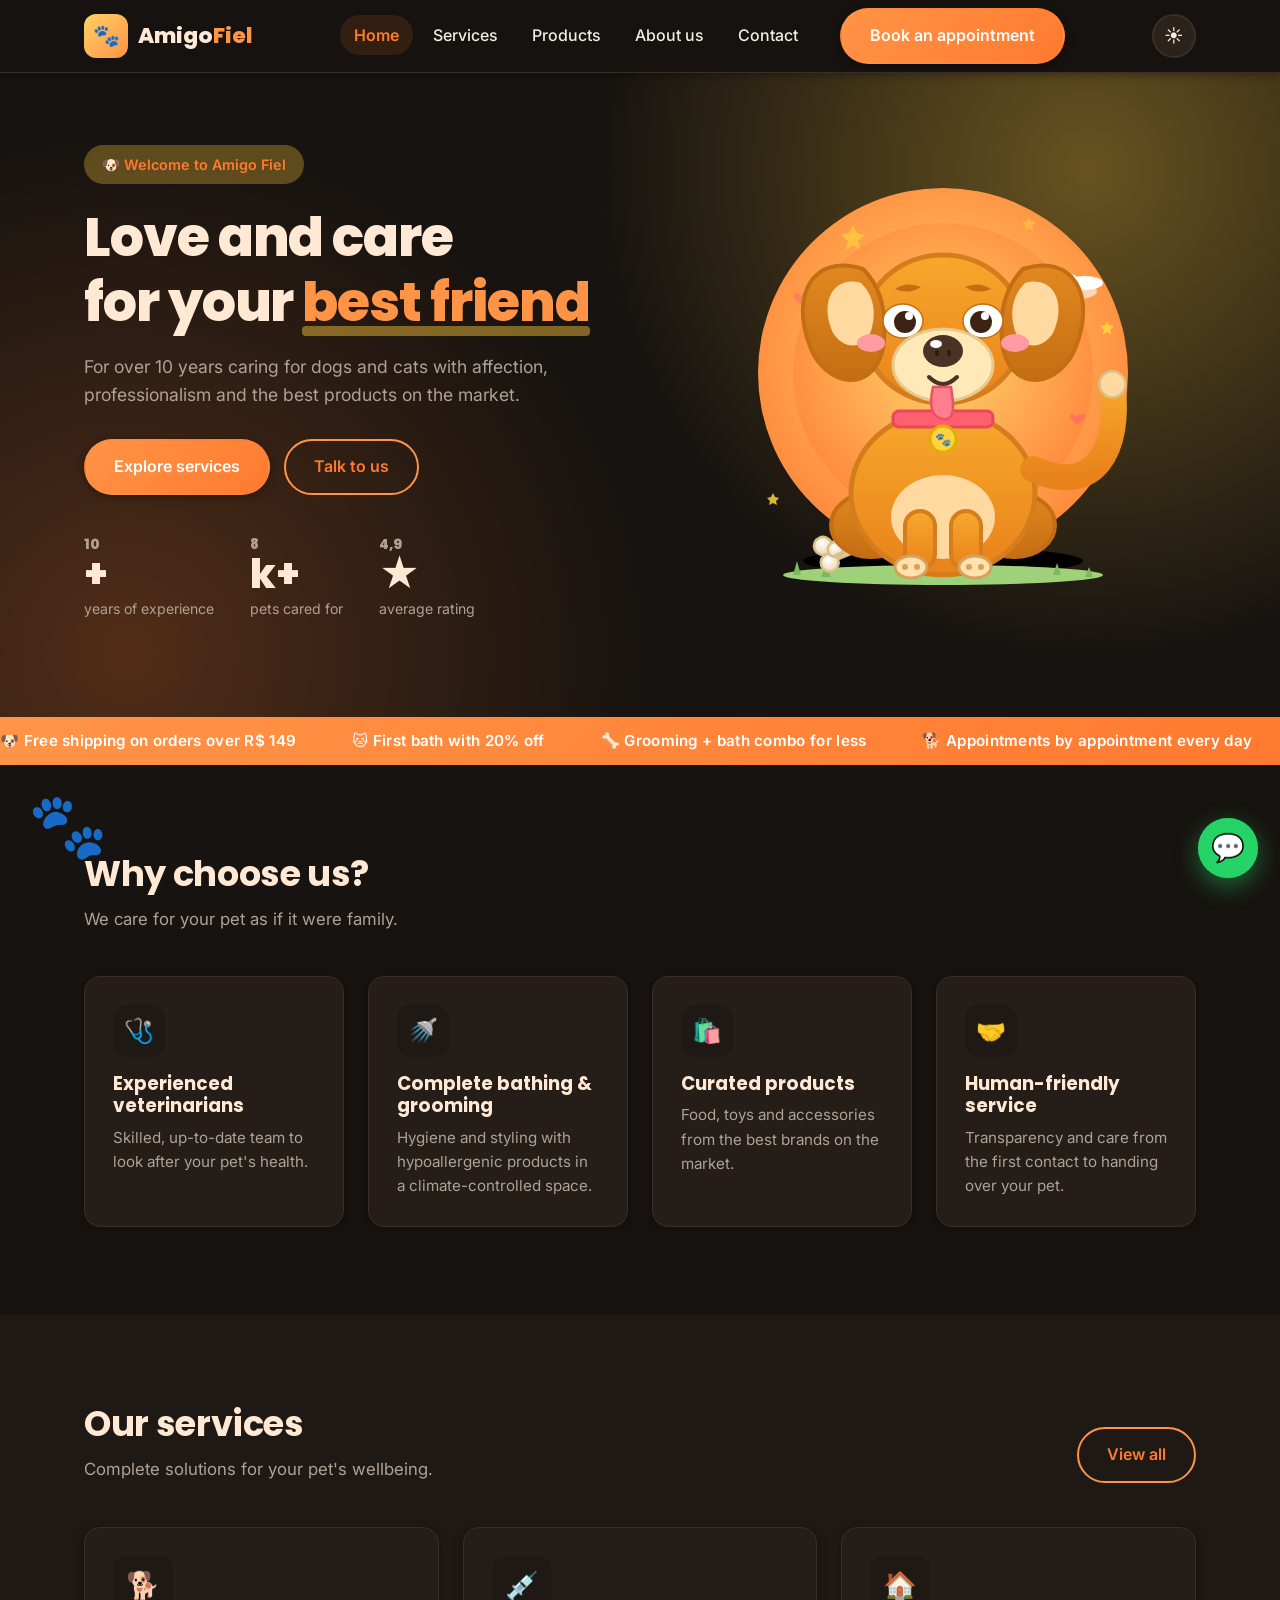
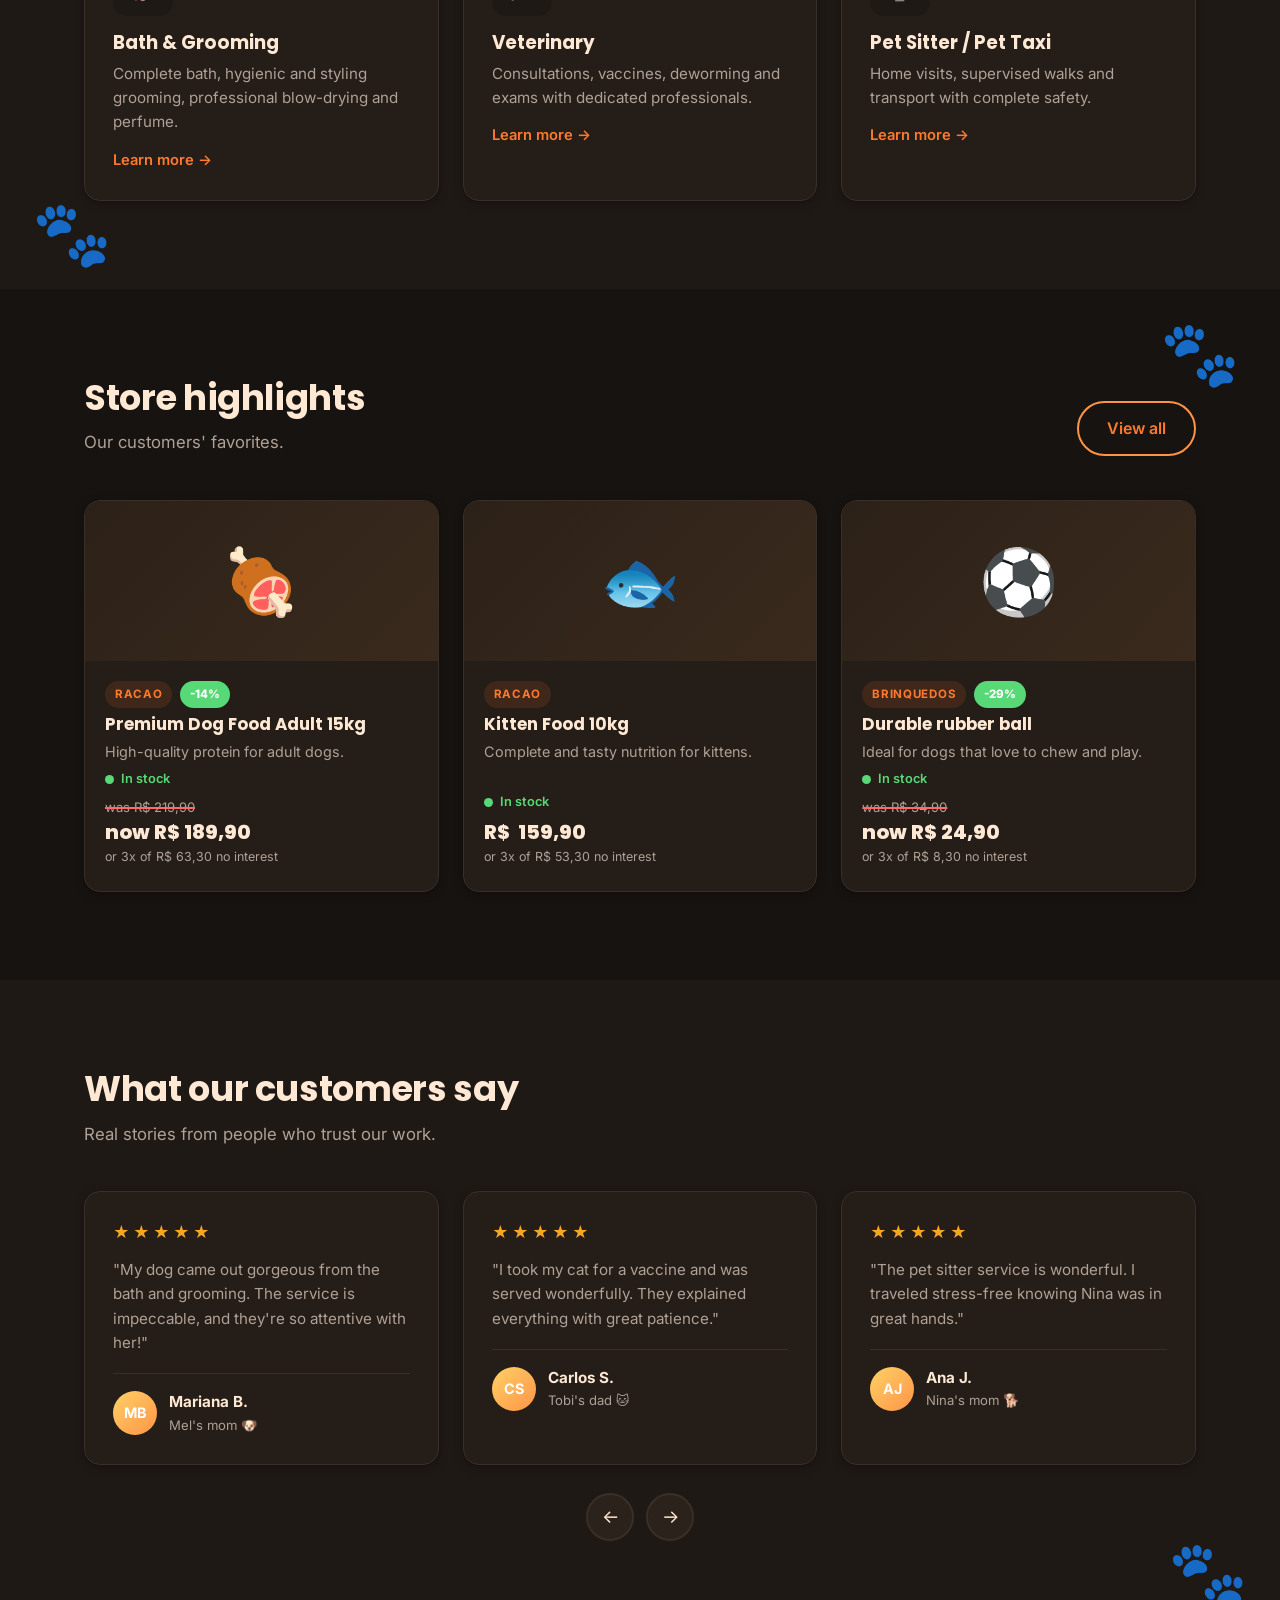
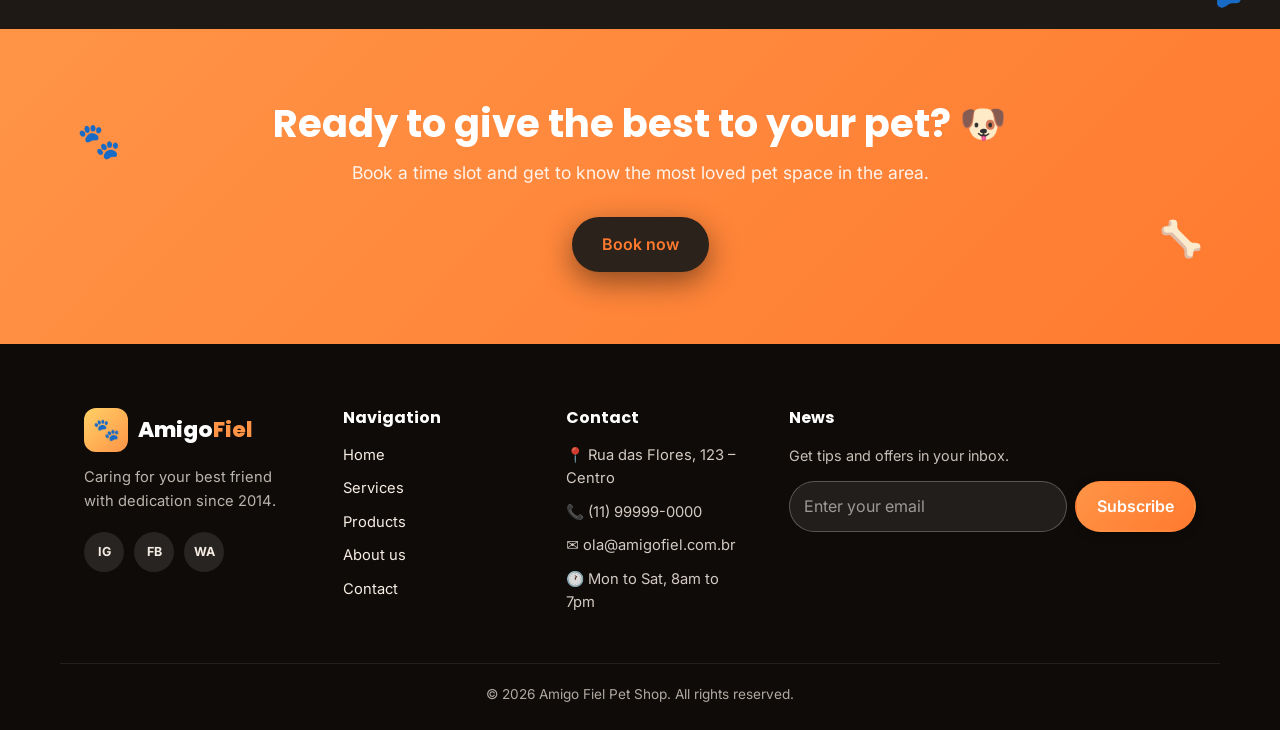
<file: index.html>
﻿<!DOCTYPE html>
<html lang="en">
<head>
  <meta charset="UTF-8">
  <meta name="viewport" content="width=device-width, initial-scale=1.0">
  <meta name="description" content="Amigo Fiel Pet Shop - Everything for your pet: grooming, veterinary care, products and more.">
  <title>Amigo Fiel Pet Shop | Complete care for your pet</title>
  <link rel="icon" href="data:image/svg+xml,<svg xmlns='http://www.w3.org/2000/svg' viewBox='0 0 100 100'><text y='.9em' font-size='90'>🐾</text></svg>">
  <link rel="preconnect" href="https://fonts.googleapis.com">
  <link rel="preconnect" href="https://fonts.gstatic.com" crossorigin>
  <link href="https://fonts.googleapis.com/css2?family=Inter:wght@400;500;600;700;800&family=Poppins:wght@600;700;800&display=swap" rel="stylesheet">
  <link rel="stylesheet" href="css/style.css">
  <script>
    (function () {
      try {
        var t = localStorage.getItem('af-theme') || 'dark';
        document.documentElement.setAttribute('data-theme', t);
      } catch (e) {
        document.documentElement.setAttribute('data-theme', 'dark');
      }
    })();
  </script>

<style id="ev-anim">
  /* ===== Evans Animation Boost ===== */
  .ev-reveal {
    opacity: 0;
    transform: translateY(28px);
    transition: opacity .7s cubic-bezier(.22,.61,.36,1), transform .7s cubic-bezier(.22,.61,.36,1);
  }
  .ev-reveal.ev-visible {
    opacity: 1;
    transform: translateY(0);
  }
  @keyframes ev-hero-fade {
    from { opacity: 0; transform: translateY(24px); }
    to { opacity: 1; transform: translateY(0); }
  }
  header, .hero, [class*="hero"], [class*="banner"], section:first-of-type {
    animation: ev-hero-fade .9s cubic-bezier(.22,.61,.36,1) both;
  }
  img {
    transition: transform .45s cubic-bezier(.22,.61,.36,1), box-shadow .45s ease;
  }
  [class*="card"]:hover img, .gallery img:hover, figure img:hover, img:hover {
    transform: scale(1.03);
  }
  [class*="card"], .gallery figure, figure {
    transition: transform .35s cubic-bezier(.22,.61,.36,1), box-shadow .35s ease, border-color .35s ease;
  }
  [class*="card"]:hover, .gallery figure:hover, figure:hover {
    transform: translateY(-6px);
    box-shadow: 0 18px 40px rgba(0,0,0,.15);
  }
  a[href*="wa.me"], a[href*="whatsapp"], .btn, button, [role="button"] {
    transition: transform .3s cubic-bezier(.22,.61,.36,1), box-shadow .3s ease, background .3s ease;
  }
  a[href*="wa.me"]:hover, a[href*="whatsapp"]:hover, .btn:hover, button:hover {
    transform: translateY(-2px);
  }
  section h1, section h2, section h3, section p, section li, section div, section span, section img, section ul {
    opacity: 0;
    animation: ev-hero-fade .8s cubic-bezier(.22,.61,.36,1) forwards;
  }
  section .ev-reveal, section .ev-reveal * { animation: none; opacity: 1; }
  @media (prefers-reduced-motion: reduce) {
    .ev-reveal { opacity: 1; transform: none; transition: none; }
    * { animation: none !important; transition: none !important; }
  }
</style>


</head>
<body>
  <header class="header" id="header">
    <div class="container header__inner">
      <a href="index.html" class="logo" aria-label="Amigo Fiel Pet Shop - Home page">
        <span class="logo__icon" aria-hidden="true">🐾</span>
        <span class="logo__text">Amigo<span>Fiel</span></span>
      </a>
      <nav class="nav" id="nav" aria-label="Main navigation">
        <ul class="nav__list">
          <li><a href="index.html" class="nav__link is-active" aria-current="page">Home</a></li>
          <li><a href="servicos.html" class="nav__link">Services</a></li>
          <li><a href="produtos.html" class="nav__link">Products</a></li>
          <li><a href="sobre.html" class="nav__link">About us</a></li>
          <li><a href="contato.html" class="nav__link">Contact</a></li>
        </ul>
        <a href="contato.html#agendamento" class="btn btn--primary nav__cta">Book an appointment</a>
      </nav>
      <button class="theme-toggle" id="themeToggle" type="button" aria-label="Toggle light and dark theme">
        <span class="theme-toggle__icon theme-toggle__icon--moon" aria-hidden="true">🌙</span>
        <span class="theme-toggle__icon theme-toggle__icon--sun" aria-hidden="true">☀️</span>
      </button>
      <button class="nav__toggle" id="navToggle" aria-label="Open menu" aria-expanded="false" aria-controls="nav">
        <span></span><span></span><span></span>
      </button>
    </div>
  </header>

  <main>
    <section class="hero">
      <div class="container hero__inner">
        <div class="hero__content">
          <span class="badge">🐶 Welcome to Amigo Fiel</span>
          <h1 class="hero__title">Love and care <br>for your <em>best friend</em></h1>
          <p class="hero__subtitle">For over 10 years caring for dogs and cats with affection, professionalism and the best products on the market.</p>
          <div class="hero__actions">
            <a href="servicos.html" class="btn btn--primary">Explore services</a>
            <a href="contato.html" class="btn btn--ghost">Talk to us</a>
          </div>
          <ul class="hero__stats">
            <li data-reveal><strong><span class="stat-counter" data-target="10">10</span>+</strong><span>years of experience</span></li>
            <li data-reveal><strong><span class="stat-counter" data-target="8" data-suffix="k">8</span>k+</strong><span>pets cared for</span></li>
            <li data-reveal><strong><span class="stat-counter" data-target="4.9" data-decimals="1">4.9</span>★</strong><span>average rating</span></li>
          </ul>
        </div>
        <div class="hero__image" role="img" aria-label="Happy caramel dog sitting with a bone behind it">
          <svg viewBox="0 0 420 420" xmlns="http://www.w3.org/2000/svg" class="hero__svg">
            <defs>
              <radialGradient id="cachorrinhoSol" cx="0.5" cy="0.45" r="0.55">
                <stop offset="0%" stop-color="#ffd36b"/>
                <stop offset="100%" stop-color="#ff8a3d"/>
              </radialGradient>
              <linearGradient id="peloCao" x1="0" y1="0" x2="0" y2="1">
                <stop offset="0%" stop-color="#f7a82c"/>
                <stop offset="100%" stop-color="#e8821a"/>
              </linearGradient>
              <linearGradient id="peloEscuro" x1="0" y1="0" x2="0" y2="1">
                <stop offset="0%" stop-color="#e1881f"/>
                <stop offset="100%" stop-color="#c46e14"/>
              </linearGradient>
              <radialGradient id="ossoGrad" cx="0.5" cy="0.35" r="0.7">
                <stop offset="0%" stop-color="#ffffff"/>
                <stop offset="100%" stop-color="#e8d4a8"/>
              </radialGradient>
            </defs>

            <!-- Sol de fundo -->
            <circle cx="210" cy="200" r="185" fill="url(#cachorrinhoSol)" opacity="0.22"/>
            <circle cx="210" cy="200" r="150" fill="url(#cachorrinhoSol)" opacity="0.30"/>

            <!-- Estrelinhas piscando -->
            <g fill="#ffd93b">
              <path d="M120 52 L124 60 L132 62 L125 68 L127 77 L120 72 L113 77 L115 68 L108 62 L116 60 Z">
                <animate attributeName="opacity" values="0.5;1;0.5" dur="2.2s" repeatCount="indefinite"/>
              </path>
              <path d="M296 44 L298 48 L303 49 L299 53 L300 58 L296 55 L292 58 L293 53 L289 49 L294 48 Z">
                <animate attributeName="opacity" values="1;0.45;1" dur="2.8s" begin="0.6s" repeatCount="indefinite"/>
              </path>
              <path d="M374 148 L376 152 L381 153 L377 157 L378 162 L374 159 L370 162 L371 157 L367 153 L372 152 Z">
                <animate attributeName="opacity" values="0.5;1;0.5" dur="2.5s" begin="1.2s" repeatCount="indefinite"/>
              </path>
              <path d="M40 320 L42 324 L46 325 L43 328 L44 332 L40 330 L36 332 L37 328 L34 325 L38 324 Z">
                <animate attributeName="opacity" values="0.4;0.9;0.4" dur="3s" begin="0.3s" repeatCount="indefinite"/>
              </path>
            </g>

            <!-- Nuvem -->
            <g>
              <ellipse cx="340" cy="118" rx="24" ry="9" fill="#fff" opacity="0.85">
                <animate attributeName="opacity" values="0.85;0.55;0.85" dur="3.6s" repeatCount="indefinite"/>
              </ellipse>
              <ellipse cx="352" cy="110" rx="18" ry="7" fill="#fff" opacity="0.7"/>
              <ellipse cx="330" cy="106" rx="15" ry="6" fill="#fff" opacity="0.75"/>
            </g>

            <!-- Corações flutuando -->
            <g fill="#ff5f6e">
              <g transform="translate(70 130)">
                <animateTransform attributeName="transform" type="translate" values="70 130; 66 118; 70 130" dur="2.8s" repeatCount="indefinite"/>
                <path d="M0 0 C 4 -6 12 -8 14 -3 C 16 -9 24 -6 22 2 C 20 9 4 18 4 18 C 4 18 -12 9 -14 2 C -16 -6 -8 -9 -6 -3 C -4 -8 0 0 0 0 Z" transform="scale(0.5)">
                  <animate attributeName="opacity" values="0;0.9;0" dur="2.8s" repeatCount="indefinite"/>
                </path>
              </g>
              <g transform="translate(344 250)">
                <animateTransform attributeName="transform" type="translate" values="344 250; 342 240; 344 250" dur="3.2s" begin="1s" repeatCount="indefinite"/>
                <path d="M0 0 C 4 -6 12 -8 14 -3 C 16 -9 24 -6 22 2 C 20 9 4 18 4 18 C 4 18 -12 9 -14 2 C -16 -6 -8 -9 -6 -3 C -4 -8 0 0 0 0 Z" transform="scale(0.42)">
                  <animate attributeName="opacity" values="0;0.9;0" dur="3.2s" begin="1s" repeatCount="indefinite"/>
                </path>
              </g>
            </g>

            <!-- Sombra no chão -->
            <ellipse cx="210" cy="388" rx="140" ry="14" fill="#000" opacity="0.14"/>
            <!-- Grama -->
            <ellipse cx="210" cy="402" rx="160" ry="10" fill="#9fd07a" opacity="0.55"/>
            <g fill="#7cb95e">
              <path d="M60 402 L64 388 L68 402 Z"/>
              <path d="M88 404 L93 392 L98 404 Z"/>
              <path d="M320 402 L324 390 L328 402 Z"/>
              <path d="M352 404 L356 394 L360 404 Z"/>
            </g>

            <!-- Osso ATRÁS do cachorro (semi-escondido à esquerda) -->
            <g transform="rotate(-22 150 356)">
              <g>
                <animateTransform attributeName="transform" type="translate" values="0 0; 0 -5; 0 0" dur="2.2s" repeatCount="indefinite"/>
                <!-- corpo do osso -->
                <rect x="92" y="350" width="78" height="18" rx="6" fill="url(#ossoGrad)" stroke="#d9bf8a" stroke-width="2.5"/>
                <!-- nós do osso (clássicos: 3 bolinhas em cada ponta) -->
                <circle cx="88" cy="350" r="9" fill="url(#ossoGrad)" stroke="#d9bf8a" stroke-width="2.5"/>
                <circle cx="88" cy="368" r="9" fill="url(#ossoGrad)" stroke="#d9bf8a" stroke-width="2.5"/>
                <circle cx="98" cy="358" r="7.5" fill="url(#ossoGrad)" stroke="#d9bf8a" stroke-width="2.5"/>
                <circle cx="174" cy="350" r="9" fill="url(#ossoGrad)" stroke="#d9bf8a" stroke-width="2.5"/>
                <circle cx="174" cy="368" r="9" fill="url(#ossoGrad)" stroke="#d9bf8a" stroke-width="2.5"/>
                <circle cx="164" cy="358" r="7.5" fill="url(#ossoGrad)" stroke="#d9bf8a" stroke-width="2.5"/>
                <!-- sombra interna do osso -->
                <rect x="94" y="362" width="74" height="4" rx="2" fill="#d9bf8a" opacity="0.35"/>
              </g>
            </g>

            <!-- Patas traseiras (atrás) -->
            <ellipse cx="138" cy="352" rx="40" ry="32" fill="url(#peloEscuro)" stroke="#c46e14" stroke-width="4"/>
            <ellipse cx="282" cy="352" rx="40" ry="32" fill="url(#peloEscuro)" stroke="#c46e14" stroke-width="4"/>

            <!-- Corpo -->
            <g>
              <ellipse cx="210" cy="320" rx="92" ry="80" fill="url(#peloCao)" stroke="#d57d1d" stroke-width="5">
                <animate attributeName="ry" values="80;82;80" dur="3.6s" repeatCount="indefinite"/>
              </ellipse>
              <!-- barriga mais clara -->
              <ellipse cx="210" cy="344" rx="52" ry="42" fill="#ffd9a0" opacity="0.45"/>
            </g>

            <!-- Patas dianteiras -->
            <rect x="172" y="338" width="30" height="58" rx="15" fill="url(#peloCao)" stroke="#d57d1d" stroke-width="4"/>
            <rect x="218" y="338" width="30" height="58" rx="15" fill="url(#peloCao)" stroke="#d57d1d" stroke-width="4"/>
            <!-- dedinhos das patas -->
            <ellipse cx="178" cy="394" rx="16" ry="11" fill="#ffe2b0" stroke="#d9a05c" stroke-width="3"/>
            <ellipse cx="242" cy="394" rx="16" ry="11" fill="#ffe2b0" stroke="#d9a05c" stroke-width="3"/>
            <circle cx="172" cy="394" r="3" fill="#d9a05c"/>
            <circle cx="184" cy="394" r="3" fill="#d9a05c"/>
            <circle cx="236" cy="394" r="3" fill="#d9a05c"/>
            <circle cx="248" cy="394" r="3" fill="#d9a05c"/>

            <!-- Coleira -->
            <rect x="160" y="238" width="100" height="16" rx="6" fill="#ff5f6e" stroke="#e84a5c" stroke-width="3"/>
            <!-- medalha -->
            <circle cx="210" cy="266" r="13" fill="#ffd23f" stroke="#e0b000" stroke-width="3"/>
            <text x="210" y="271" text-anchor="middle" font-size="13" font-family="Poppins, sans-serif" font-weight="800" fill="#a07400">🐾</text>

            <!-- Cabeça -->
            <ellipse cx="210" cy="156" rx="80" ry="74" fill="url(#peloCao)" stroke="#d57d1d" stroke-width="5"/>

            <!-- Orelhas caídas -->
            <path d="M 130 96 C 80 80 56 122 78 176 C 92 210 138 224 150 176 C 156 134 144 110 130 96 Z" fill="url(#peloEscuro)" stroke="#c46e14" stroke-width="4"/>
            <path d="M 290 96 C 340 80 364 122 342 176 C 328 210 282 224 270 176 C 264 134 276 110 290 96 Z" fill="url(#peloEscuro)" stroke="#c46e14" stroke-width="4"/>
            <!-- interior das orelhas -->
            <path d="M 128 110 C 100 102 86 130 100 160 C 110 176 130 178 138 158 C 144 138 140 122 128 110 Z" fill="#ffd9a0" opacity="0.55"/>
            <path d="M 292 110 C 320 102 334 130 320 160 C 310 176 290 178 282 158 C 276 138 280 122 292 110 Z" fill="#ffd9a0" opacity="0.55"/>

            <!-- Sobrancelhas -->
            <path d="M 162 116 Q 174 108 188 114 Q 176 122 162 116 Z" fill="#c46e14"/>
            <path d="M 232 114 Q 246 108 258 116 Q 244 122 232 114 Z" fill="#c46e14"/>

            <!-- Olhos: branco + pupila + highlight + linha de pálpebra que aparece no piscar -->
            <!-- olho esquerdo -->
            <ellipse cx="170" cy="148" rx="20" ry="17" fill="#fff" stroke="#c46e14" stroke-width="1.5">
              <animate attributeName="ry" values="17;17;17;1.5;17;17" keyTimes="0;0.6;0.92;0.95;0.97;1" dur="5s" repeatCount="indefinite"/>
            </ellipse>
            <circle cx="172" cy="149" r="11" fill="#3d2314">
              <animate attributeName="r" values="11;11;11;1.5;11;11" keyTimes="0;0.6;0.92;0.95;0.97;1" dur="5s" repeatCount="indefinite"/>
            </circle>
            <circle cx="176" cy="143" r="4" fill="#fff" opacity="0.95">
              <animate attributeName="r" values="4;4;4;0;4;4" keyTimes="0;0.6;0.92;0.95;0.97;1" dur="5s" repeatCount="indefinite"/>
            </circle>
            <!-- linha da pálpebra (curva escura) aparece só Pisca -->
            <path d="M 150 148 Q 170 142 190 148" stroke="#3d2314" stroke-width="3" fill="none" stroke-linecap="round" opacity="0">
              <animate attributeName="opacity" values="0;0;0;1;0;0" keyTimes="0;0.6;0.92;0.95;0.97;1" dur="5s" repeatCount="indefinite"/>
            </path>

            <!-- olho direito -->
            <ellipse cx="250" cy="148" rx="20" ry="17" fill="#fff" stroke="#c46e14" stroke-width="1.5">
              <animate attributeName="ry" values="17;17;17;1.5;17;17" keyTimes="0;0.6;0.92;0.95;0.97;1" dur="5s" repeatCount="indefinite"/>
            </ellipse>
            <circle cx="248" cy="149" r="11" fill="#3d2314">
              <animate attributeName="r" values="11;11;11;1.5;11;11" keyTimes="0;0.6;0.92;0.95;0.97;1" dur="5s" repeatCount="indefinite"/>
            </circle>
            <circle cx="252" cy="143" r="4" fill="#fff" opacity="0.95">
              <animate attributeName="r" values="4;4;4;0;4;4" keyTimes="0;0.6;0.92;0.95;0.97;1" dur="5s" repeatCount="indefinite"/>
            </circle>
            <path d="M 230 148 Q 250 142 270 148" stroke="#3d2314" stroke-width="3" fill="none" stroke-linecap="round" opacity="0">
              <animate attributeName="opacity" values="0;0;0;1;0;0" keyTimes="0;0.6;0.92;0.95;0.97;1" dur="5s" repeatCount="indefinite"/>
            </path>

            <!-- Focinho -->
            <ellipse cx="210" cy="192" rx="50" ry="36" fill="#ffe9b8" stroke="#e8c98a" stroke-width="3"/>
            <!-- nariz -->
            <ellipse cx="210" cy="178" rx="20" ry="16" fill="#4a3225"/>
            <ellipse cx="203" cy="171" rx="6" ry="4" fill="#fff" opacity="0.9"/>
            <!-- narinas -->
            <ellipse cx="204" cy="180" rx="2" ry="3" fill="#2a1a12"/>
            <ellipse cx="216" cy="180" rx="2" ry="3" fill="#2a1a12"/>
            <!-- boca -->
            <path d="M 196 204 Q 210 218 224 204" stroke="#4a3225" stroke-width="4" fill="none" stroke-linecap="round"/>
            <path d="M 210 214 V 222" stroke="#4a3225" stroke-width="4" stroke-linecap="round"/>
            <!-- língua -->
            <path d="M 200 214 C 196 232 198 244 210 246 C 224 248 220 228 218 214 Z" fill="#ff7f8e" stroke="#e85466" stroke-width="2.5"/>

            <!-- Bochechas coradas -->
            <ellipse cx="138" cy="170" rx="14" ry="9" fill="#ff9aa2" opacity="0.45"/>
            <ellipse cx="282" cy="170" rx="14" ry="9" fill="#ff9aa2" opacity="0.45"/>

            <!-- Rabo abanando (atrás, à direita) -->
            <g transform="rotate(0 312 300)">
              <path d="M 300 296 C 360 326 388 280 382 214" stroke="url(#peloCao)" stroke-width="26" fill="none" stroke-linecap="round">
                <animateTransform attributeName="transform" type="rotate" values="-10 304 286; 14 304 286; -10 304 286" dur="1.1s" repeatCount="indefinite"/>
              </path>
              <!-- ponta do rabo mais clara -->
              <circle cx="382" cy="214" r="13" fill="#ffd9a0" stroke="#d9bf8a" stroke-width="2.5">
                <animateTransform attributeName="transform" type="rotate" values="-10 304 286; 14 304 286; -10 304 286" dur="1.1s" repeatCount="indefinite"/>
              </circle>
            </g>
          </svg>
        </div>
      </div>
    </section>

    <div class="marquee" aria-hidden="true">
      <div class="marquee__track">
        <span>🐶 Free shipping on orders over R$ 149</span>
        <span>🐱 First bath with 20% off</span>
        <span>🦴 Grooming + bath combo for less</span>
        <span>🐕 Appointments by appointment every day</span>
        <span>🐾 5% discount when paying with Pix</span>
        <span>🐶 Free shipping on orders over R$ 149</span>
        <span>🐱 First bath with 20% off</span>
        <span>🦴 Grooming + bath combo for less</span>
        <span>🐕 Appointments by appointment every day</span>
        <span>🐾 5% discount when paying with Pix</span>
      </div>
    </div>

    <section class="section features" id="diferenciais">
      <span class="deco-paw deco-paw--tl" aria-hidden="true">🐾</span>
      <div class="container">
        <h2 class="section__title">Why choose us?</h2>
        <p class="section__subtitle">We care for your pet as if it were family.</p>
        <div class="grid grid--4">
          <article class="card card--feature" data-reveal>
            <span class="card__icon" aria-hidden="true">🩺</span>
            <h3>Experienced veterinarians</h3>
            <p>Skilled, up-to-date team to look after your pet's health.</p>
          </article>
          <article class="card card--feature" data-reveal>
            <span class="card__icon" aria-hidden="true">🚿</span>
            <h3>Complete bathing & grooming</h3>
            <p>Hygiene and styling with hypoallergenic products in a climate-controlled space.</p>
          </article>
          <article class="card card--feature" data-reveal>
            <span class="card__icon" aria-hidden="true">🛍️</span>
            <h3>Curated products</h3>
            <p>Food, toys and accessories from the best brands on the market.</p>
          </article>
          <article class="card card--feature" data-reveal>
            <span class="card__icon" aria-hidden="true">🤝</span>
            <h3>Human-friendly service</h3>
            <p>Transparency and care from the first contact to handing over your pet.</p>
          </article>
        </div>
      </div>
    </section>

    <section class="section section--tinted services" id="servicos">
      <span class="deco-paw deco-paw--bl" aria-hidden="true">🐾</span>
      <div class="container">
        <div class="section__head">
          <div>
            <h2 class="section__title">Our services</h2>
            <p class="section__subtitle">Complete solutions for your pet's wellbeing.</p>
          </div>
          <a href="servicos.html" class="btn btn--ghost">View all</a>
        </div>
        <div class="grid grid--3">
          <article class="card" data-reveal>
            <span class="card__icon card__icon--lg" aria-hidden="true">🐕</span>
            <h3>Bath & Grooming</h3>
            <p>Complete bath, hygienic and styling grooming, professional blow-drying and perfume.</p>
            <a href="servicos.html#banho-tosa" class="card__link">Learn more →</a>
          </article>
          <article class="card" data-reveal>
            <span class="card__icon card__icon--lg" aria-hidden="true">💉</span>
            <h3>Veterinary</h3>
            <p>Consultations, vaccines, deworming and exams with dedicated professionals.</p>
            <a href="servicos.html#veterinaria" class="card__link">Learn more →</a>
          </article>
          <article class="card" data-reveal>
            <span class="card__icon card__icon--lg" aria-hidden="true">🏠</span>
            <h3>Pet Sitter / Pet Taxi</h3>
            <p>Home visits, supervised walks and transport with complete safety.</p>
            <a href="servicos.html#taxi-pet" class="card__link">Learn more →</a>
          </article>
        </div>
      </div>
    </section>

    <section class="section products" id="produtos">
      <span class="deco-paw deco-paw--tr" aria-hidden="true">🐾</span>
      <div class="container">
        <div class="section__head">
          <div>
            <h2 class="section__title">Store highlights</h2>
            <p class="section__subtitle">Our customers' favorites.</p>
          </div>
          <a href="produtos.html" class="btn btn--ghost">View all</a>
        </div>
        <div class="grid grid--3" id="productGrid">
          <!-- produtos inseridos via JS -->
        </div>
      </div>
    </section>

    <section class="section section--tinted testimonials" id="depoimentos">
      <span class="deco-paw deco-paw--br" aria-hidden="true">🐾</span>
      <div class="container">
        <h2 class="section__title">What our customers say</h2>
        <p class="section__subtitle">Real stories from people who trust our work.</p>
        <div class="testimonials__slider" id="slider">
          <article class="card card--testimonial" data-reveal>
            <div class="testimonial__stars" aria-label="5 stars">★★★★★</div>
            <p>"My dog came out gorgeous from the bath and grooming. The service is impeccable, and they're so attentive with her!"</p>
            <footer>
              <span class="testimonial__avatar" aria-hidden="true">MB</span>
              <div><strong>Mariana B.</strong><span>Mel's mom 🐶</span></div>
            </footer>
          </article>
          <article class="card card--testimonial" data-reveal>
            <div class="testimonial__stars" aria-label="5 stars">★★★★★</div>
            <p>"I took my cat for a vaccine and was served wonderfully. They explained everything with great patience."</p>
            <footer class="testimonial__footer">
              <span class="testimonial__avatar" aria-hidden="true">CS</span>
              <div><strong>Carlos S.</strong><span>Tobi's dad 🐱</span></div>
            </footer>
          </article>
          <article class="card card--testimonial" data-reveal>
            <div class="testimonial__stars" aria-label="5 stars">★★★★★</div>
            <p>"The pet sitter service is wonderful. I traveled stress-free knowing Nina was in great hands."</p>
            <footer class="testimonial__footer">
              <span class="testimonial__avatar" aria-hidden="true">AJ</span>
              <div><strong>Ana J.</strong><span>Nina's mom 🐕</span></div>
            </footer>
          </article>
        </div>
        <div class="slider__controls">
          <button class="slider__btn" id="prevSlide" aria-label="Previous testimonial">←</button>
          <button class="slider__btn" id="nextSlide" aria-label="Next testimonial">→</button>
        </div>
      </div>
    </section>

    <section class="section cta">
      <span class="deco-heart deco-heart--l" aria-hidden="true">🐾</span>
      <span class="deco-heart deco-heart--r" aria-hidden="true">🦴</span>
      <div class="container cta__inner">
        <h2>Ready to give the best to your pet? 🐶</h2>
        <p>Book a time slot and get to know the most loved pet space in the area.</p>
        <a href="contato.html#agendamento" class="btn btn--light">Book now</a>
      </div>
    </section>
  </main>

  <footer class="footer">
    <div class="container footer__grid">
      <div class="footer__brand">
        <a href="index.html" class="logo logo--footer">
          <span class="logo__icon" aria-hidden="true">🐾</span>
          <span class="logo__text">Amigo<span>Fiel</span></span>
        </a>
        <p>Caring for your best friend with dedication since 2014.</p>
        <div class="footer__social">
          <a href="#" aria-label="Instagram">IG</a>
          <a href="#" aria-label="Facebook">FB</a>
          <a href="#" aria-label="WhatsApp">WA</a>
        </div>
      </div>
      <nav class="footer__nav" aria-label="Footer links">
        <h3>Navigation</h3>
        <ul>
          <li><a href="index.html">Home</a></li>
          <li><a href="servicos.html">Services</a></li>
          <li><a href="produtos.html">Products</a></li>
          <li><a href="sobre.html">About us</a></li>
          <li><a href="contato.html">Contact</a></li>
        </ul>
      </nav>
      <div class="footer__contact">
        <h3>Contact</h3>
        <ul>
          <li>📍 Rua das Flores, 123 – Centro</li>
          <li>📞 (11) 99999-0000</li>
          <li>✉️ ola@amigofiel.com.br</li>
          <li>🕐 Mon to Sat, 8am to 7pm</li>
        </ul>
      </div>
      <div class="footer__news">
        <h3>News</h3>
        <p>Get tips and offers in your inbox.</p>
        <form class="newsletter" id="newsletterForm" novalidate>
          <label class="sr-only" for="newsEmail">Your email</label>
          <input type="email" id="newsEmail" name="email" placeholder="Enter your email" required>
          <button type="submit" class="btn btn--primary">Subscribe</button>
        </form>
        <p class="form__msg" id="newsMsg" role="status"></p>
      </div>
    </div>
    <div class="container footer__bottom">
      <p>© <span id="year"></span> Amigo Fiel Pet Shop. All rights reserved.</p>
    </div>
  </footer>

  <a class="whatsapp-float" href="https://wa.me/5511999990000?text=Ol%C3%A1!%20Quero%20agendar%20um%20atendimento%20no%20Amigo%20Fiel" target="_blank" rel="noopener" aria-label="Chat on WhatsApp">
    <span aria-hidden="true">💬</span>
  </a>

  <script src="js/main.js"></script>

<script id="ev-anim-js">
(function () {
  var prefersReduced = window.matchMedia && window.matchMedia('(prefers-reduced-motion: reduce)').matches;
  if (prefersReduced) return;
  // Reveal on scroll for sections/headings (only when they exist already)
  var targets = document.querySelectorAll('section > div, section > h2, section > h3, article, .gallery figure, .grid > *');
  var uniq = [];
  targets.forEach(function (el) { if (uniq.indexOf(el) === -1) uniq.push(el); });
  uniq.forEach(function (el) {
    if (el.classList.contains('ev-reveal')) return;
    el.classList.add('ev-reveal');
  });
  var io = new IntersectionObserver(function (entries) {
    entries.forEach(function (entry) {
      if (entry.isIntersecting) {
        entry.target.classList.add('ev-visible');
        io.unobserve(entry.target);
      }
    });
  }, { threshold: 0.08, rootMargin: '0px 0px -30px 0px' });
  uniq.forEach(function (el) { io.observe(el); });
})();
</script>

</body>
</html>
</file>
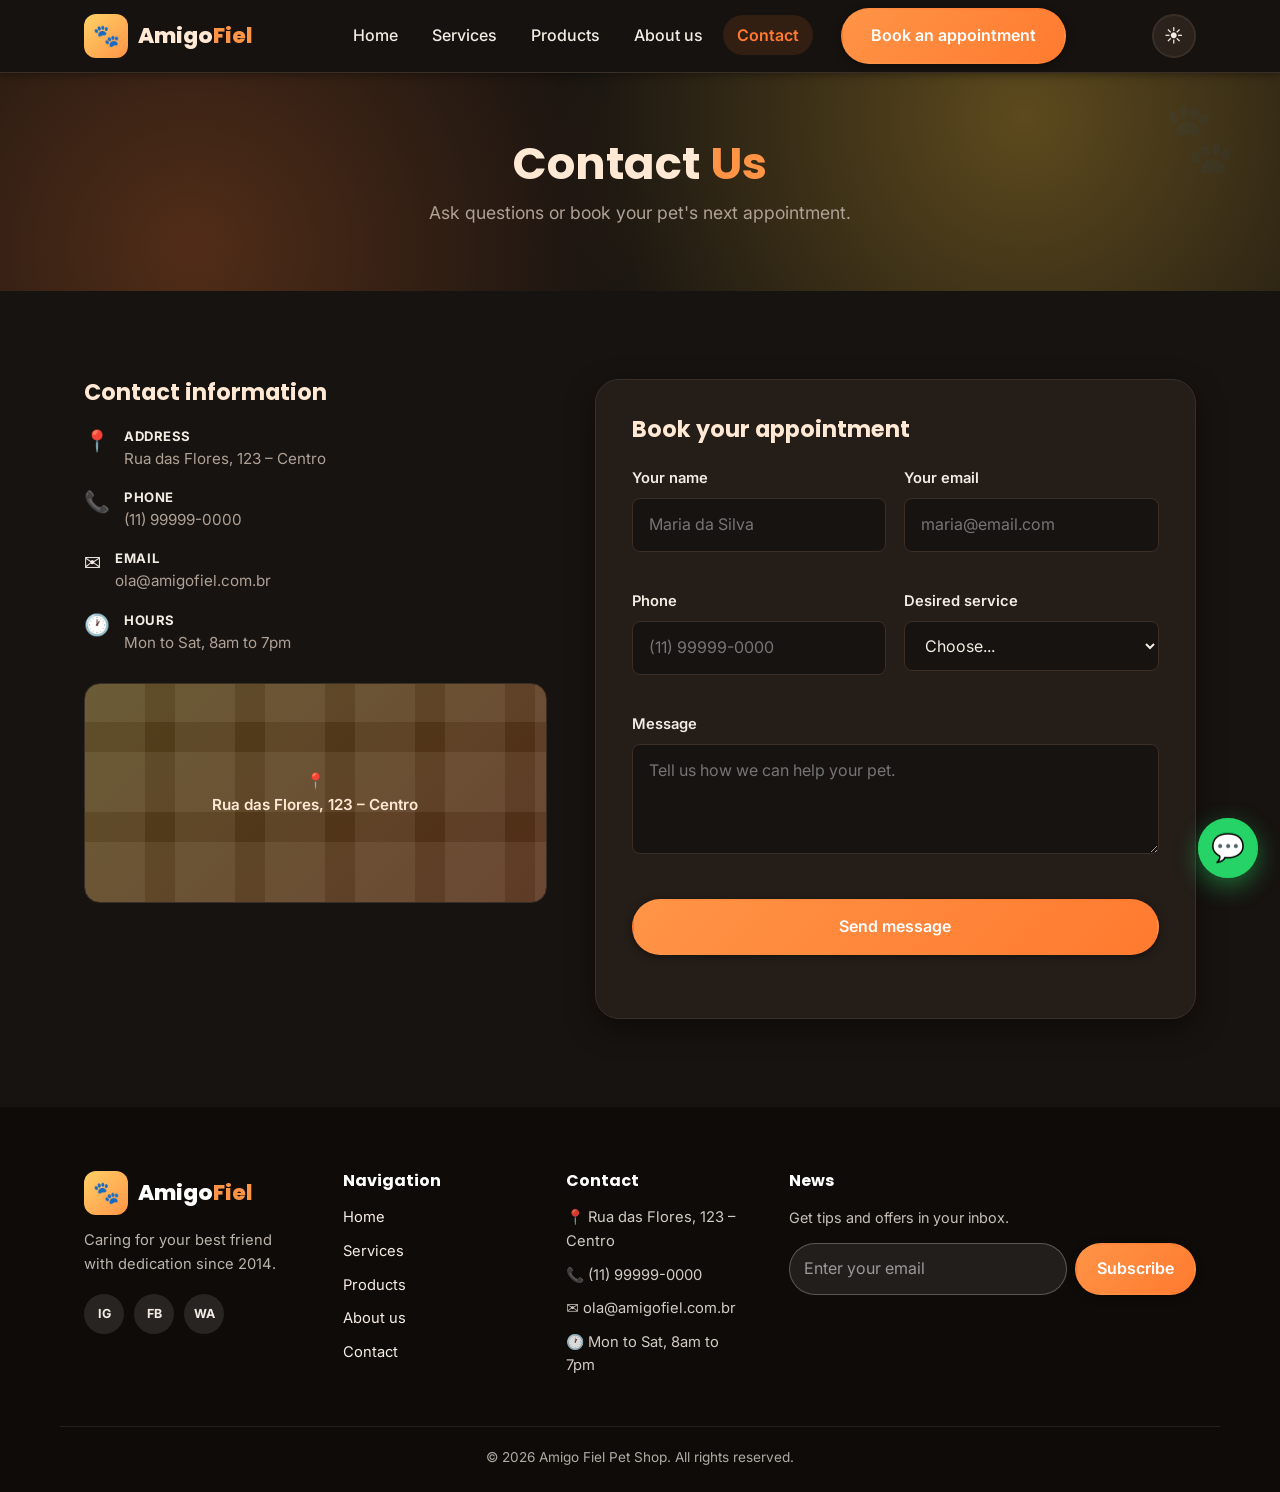
<file: contato.html>
<!DOCTYPE html>
<html lang="en">
<head>
  <meta charset="UTF-8">
  <meta name="viewport" content="width=device-width, initial-scale=1.0">
  <meta name="description" content="Contact Amigo Fiel Pet Shop: phone, WhatsApp, address and opening hours.">
  <title>Contact | Amigo Fiel Pet Shop</title>
  <link rel="icon" href="data:image/svg+xml,<svg xmlns='http://www.w3.org/2000/svg' viewBox='0 0 100 100'><text y='.9em' font-size='90'>🐾</text></svg>">
  <link rel="preconnect" href="https://fonts.googleapis.com">
  <link rel="preconnect" href="https://fonts.gstatic.com" crossorigin>
  <link href="https://fonts.googleapis.com/css2?family=Inter:wght@400;500;600;700;800&family=Poppins:wght@600;700;800&display=swap" rel="stylesheet">
  <link rel="stylesheet" href="css/style.css">
<script>
    (function () {
      try {
        var t = localStorage.getItem('af-theme') || 'dark';
        document.documentElement.setAttribute('data-theme', t);
      } catch (e) {
        document.documentElement.setAttribute('data-theme', 'dark');
      }
    })();
  </script>
</head>
<body>

  <header class="header" id="header">
    <div class="container header__inner">
      <a href="index.html" class="logo" aria-label="Amigo Fiel Pet Shop - Home page">
        <span class="logo__icon" aria-hidden="true">🐾</span>
        <span class="logo__text">Amigo<span>Fiel</span></span>
      </a>
      <nav class="nav" id="nav" aria-label="Main navigation">
        <ul class="nav__list">
          <li><a href="index.html" class="nav__link">Home</a></li>
          <li><a href="servicos.html" class="nav__link">Services</a></li>
          <li><a href="produtos.html" class="nav__link">Products</a></li>
          <li><a href="sobre.html" class="nav__link">About us</a></li>
          <li><a href="contato.html" class="nav__link is-active" aria-current="page">Contact</a></li>
        </ul>
        <a href="contato.html#agendamento" class="btn btn--primary nav__cta">Book an appointment</a>
      </nav>
      <button class="theme-toggle" id="themeToggle" type="button" aria-label="Toggle light and dark theme">
        <span class="theme-toggle__icon theme-toggle__icon--moon" aria-hidden="true">🌙</span>
        <span class="theme-toggle__icon theme-toggle__icon--sun" aria-hidden="true">☀️</span>
      </button>
      <button class="nav__toggle" id="navToggle" aria-label="Open menu" aria-expanded="false" aria-controls="nav">
        <span></span><span></span><span></span>
      </button>
    </div>
  </header>

  <main>
    <section class="page-hero">
      <span class="deco-paw deco-paw--tr" aria-hidden="true">🐾</span>
      <div class="container">
        <h1>Contact <em>Us</em></h1>
        <p>Ask questions or book your pet's next appointment.</p>
      </div>
    </section>
    <section class="section" id="agendamento">
      <div class="container contact__grid">
        <div class="contact__info" data-reveal>
          <h2>Contact information</h2>
          <ul class="contact__list">
            <li>
              <span aria-hidden="true">📍</span>
              <div><strong>Address</strong> Rua das Flores, 123 – Centro</div>
            </li>
            <li>
              <span aria-hidden="true">📞</span>
              <div><strong>Phone</strong> (11) 99999-0000</div>
            </li>
            <li>
              <span aria-hidden="true">✉️</span>
              <div><strong>Email</strong> ola@amigofiel.com.br</div>
            </li>
            <li>
              <span aria-hidden="true">🕐</span>
              <div><strong>Hours</strong> Mon to Sat, 8am to 7pm</div>
            </li>
          </ul>
          <div class="map-box" role="img" aria-label="Illustrative map of the address Rua das Flores, 123 – Centro">
            <div>
              <p class="map-box__pin" aria-hidden="true">📍</p>
              <p>Rua das Flores, 123 – Centro</p>
            </div>
          </div>
        </div>

        <form class="contact__form" id="contactForm" novalidate data-reveal>
          <h2>Book your appointment</h2>
          <div class="form__row">
            <div>
              <label for="contactName">Your name</label>
              <input type="text" id="contactName" name="nome" placeholder="Maria da Silva" required>
              <span class="form__error" data-for="contactName"></span>
            </div>
            <div>
              <label for="contactEmail">Your email</label>
              <input type="email" id="contactEmail" name="email" placeholder="maria@email.com" required>
              <span class="form__error" data-for="contactEmail"></span>
            </div>
          </div>
          <div class="form__row">
            <div>
              <label for="contactPhone">Phone</label>
              <input type="tel" id="contactPhone" name="telefone" placeholder="(11) 99999-0000" required>
              <span class="form__error" data-for="contactPhone"></span>
            </div>
            <div>
              <label for="contactService">Desired service</label>
              <select id="contactService" name="servico" required>
                <option value="">Choose...</option>
                <option value="banho">Bath and Grooming</option>
                <option value="veterinaria">Veterinary</option>
                <option value="sitter">Pet Sitter</option>
                <option value="taxi">Pet Taxi</option>
              </select>
            </div>
          </div>
            <div>
              <label for="contactMessage">Message</label>
              <textarea id="contactMessage" name="mensagem" placeholder="Tell us how we can help your pet." required></textarea>
              <span class="form__error" data-for="contactMessage"></span>
            </div>
          <button type="submit" class="btn btn--primary btn--block">Send message</button>
          <p class="form__msg" id="contactMsg" role="status"></p>
        </form>
      </div>
    </section>
  </main>

<footer class="footer">
    <div class="container footer__grid">
      <div class="footer__brand">
        <a href="index.html" class="logo logo--footer">
          <span class="logo__icon" aria-hidden="true">🐾</span>
          <span class="logo__text">Amigo<span>Fiel</span></span>
        </a>
        <p>Caring for your best friend with dedication since 2014.</p>
        <div class="footer__social">
          <a href="#" aria-label="Instagram">IG</a>
          <a href="#" aria-label="Facebook">FB</a>
          <a href="#" aria-label="WhatsApp">WA</a>
        </div>
      </div>
      <nav class="footer__nav" aria-label="Footer links">
        <h3>Navigation</h3>
        <ul>
          <li><a href="index.html">Home</a></li>
          <li><a href="servicos.html">Services</a></li>
          <li><a href="produtos.html">Products</a></li>
          <li><a href="sobre.html">About us</a></li>
          <li><a href="contato.html">Contact</a></li>
        </ul>
      </nav>
      <div class="footer__contact">
        <h3>Contact</h3>
        <ul>
          <li>📍 Rua das Flores, 123 – Centro</li>
          <li>📞 (11) 99999-0000</li>
          <li>✉️ ola@amigofiel.com.br</li>
          <li>🕐 Mon to Sat, 8am to 7pm</li>
        </ul>
      </div>
      <div class="footer__news">
        <h3>News</h3>
        <p>Get tips and offers in your inbox.</p>
        <form class="newsletter" id="newsletterForm" novalidate>
          <label class="sr-only" for="newsEmail">Your email</label>
          <input type="email" id="newsEmail" name="email" placeholder="Enter your email" required>
          <button type="submit" class="btn btn--primary">Subscribe</button>
        </form>
        <p class="form__msg" id="newsMsg" role="status"></p>
      </div>
    </div>
    <div class="container footer__bottom">
      <p>© <span id="year"></span> Amigo Fiel Pet Shop. All rights reserved.</p>
    </div>
  </footer>

  <a class="whatsapp-float" href="https://wa.me/5511999990000?text=Ol%C3%A1!%20Quero%20agendar%20um%20atendimento%20no%20Amigo%20Fiel" target="_blank" rel="noopener" aria-label="Chat on WhatsApp">
    <span aria-hidden="true">💬</span>
  </a>

  <script src="js/main.js"></script>
</body>
</html>
</body>
</html>
</file>
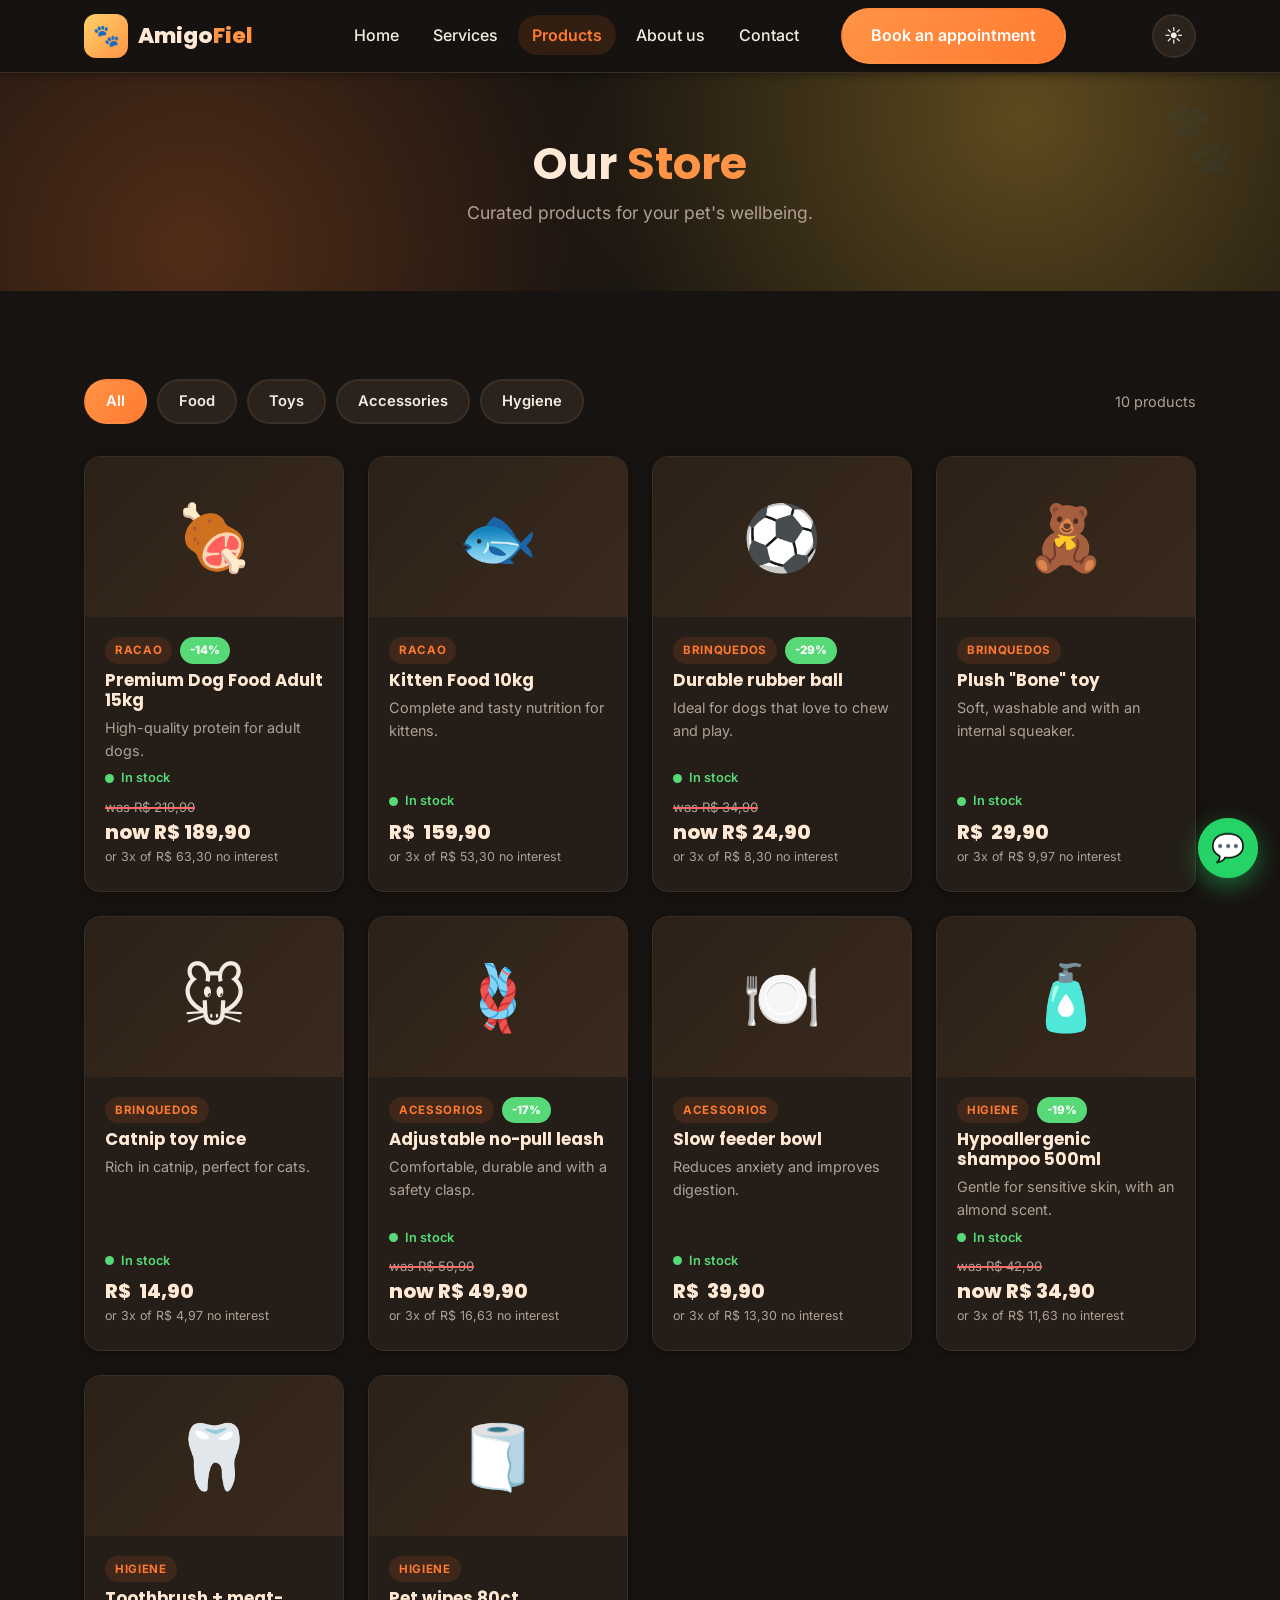
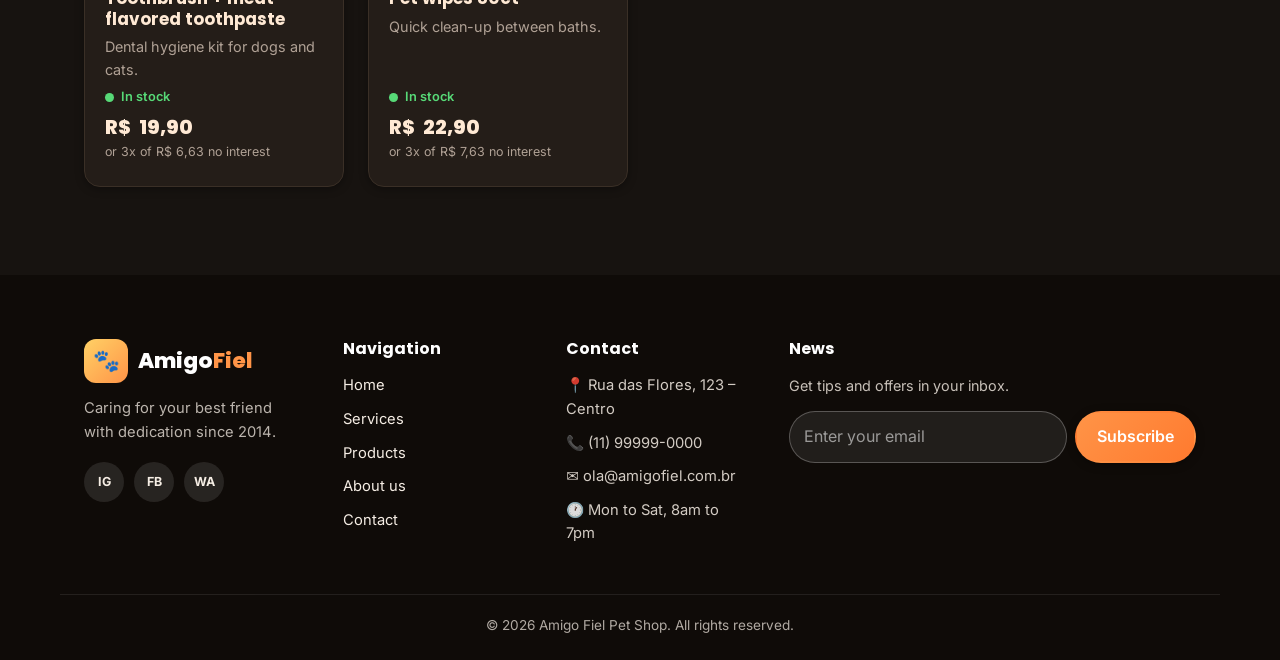
<file: produtos.html>
<!DOCTYPE html>
<html lang="en">
<head>
  <meta charset="UTF-8">
  <meta name="viewport" content="width=device-width, initial-scale=1.0">
  <meta name="description" content="Amigo Fiel Pet Shop products: food, toys, accessories and more.">
  <title>Products | Amigo Fiel Pet Shop</title>
  <link rel="icon" href="data:image/svg+xml,<svg xmlns='http://www.w3.org/2000/svg' viewBox='0 0 100 100'><text y='.9em' font-size='90'>🐾</text></svg>">
  <link rel="preconnect" href="https://fonts.googleapis.com">
  <link rel="preconnect" href="https://fonts.gstatic.com" crossorigin>
  <link href="https://fonts.googleapis.com/css2?family=Inter:wght@400;500;600;700;800&family=Poppins:wght@600;700;800&display=swap" rel="stylesheet">
  <link rel="stylesheet" href="css/style.css">
<script>
    (function () {
      try {
        var t = localStorage.getItem('af-theme') || 'dark';
        document.documentElement.setAttribute('data-theme', t);
      } catch (e) {
        document.documentElement.setAttribute('data-theme', 'dark');
      }
    })();
  </script>
</head>
<body>

  <header class="header" id="header">
    <div class="container header__inner">
      <a href="index.html" class="logo" aria-label="Amigo Fiel Pet Shop - Home page">
        <span class="logo__icon" aria-hidden="true">🐾</span>
        <span class="logo__text">Amigo<span>Fiel</span></span>
      </a>
      <nav class="nav" id="nav" aria-label="Main navigation">
        <ul class="nav__list">
          <li><a href="index.html" class="nav__link">Home</a></li>
          <li><a href="servicos.html" class="nav__link">Services</a></li>
          <li><a href="produtos.html" class="nav__link is-active" aria-current="page">Products</a></li>
          <li><a href="sobre.html" class="nav__link">About us</a></li>
          <li><a href="contato.html" class="nav__link">Contact</a></li>
        </ul>
        <a href="contato.html#agendamento" class="btn btn--primary nav__cta">Book an appointment</a>
      </nav>
      <button class="theme-toggle" id="themeToggle" type="button" aria-label="Toggle light and dark theme">
        <span class="theme-toggle__icon theme-toggle__icon--moon" aria-hidden="true">🌙</span>
        <span class="theme-toggle__icon theme-toggle__icon--sun" aria-hidden="true">☀️</span>
      </button>
      <button class="nav__toggle" id="navToggle" aria-label="Open menu" aria-expanded="false" aria-controls="nav">
        <span></span><span></span><span></span>
      </button>
    </div>
  </header>

  <main>
    <section class="page-hero">
      <span class="deco-paw deco-paw--tr" aria-hidden="true">🐾</span>
      <div class="container">
        <h1>Our <em>Store</em></h1>
        <p>Curated products for your pet's wellbeing.</p>
      </div>
    </section>
    <section class="section">
      <div class="container">
        <div class="shop__toolbar">
          <div class="shop__filters" role="group" aria-label="Filter products by category">
            <button class="chip is-active" data-filter="todos">All</button>
            <button class="chip" data-filter="racao">Food</button>
            <button class="chip" data-filter="brinquedos">Toys</button>
            <button class="chip" data-filter="acessorios">Accessories</button>
            <button class="chip" data-filter="higiene">Hygiene</button>
          </div>
          <p class="shop__count" id="productCount" aria-live="polite"></p>
        </div>
        <div class="grid grid--4" id="productGrid"></div>
      </div>
    </section>
  </main>

<footer class="footer">
    <div class="container footer__grid">
      <div class="footer__brand">
        <a href="index.html" class="logo logo--footer">
          <span class="logo__icon" aria-hidden="true">🐾</span>
          <span class="logo__text">Amigo<span>Fiel</span></span>
        </a>
        <p>Caring for your best friend with dedication since 2014.</p>
        <div class="footer__social">
          <a href="#" aria-label="Instagram">IG</a>
          <a href="#" aria-label="Facebook">FB</a>
          <a href="#" aria-label="WhatsApp">WA</a>
        </div>
      </div>
      <nav class="footer__nav" aria-label="Footer links">
        <h3>Navigation</h3>
        <ul>
          <li><a href="index.html">Home</a></li>
          <li><a href="servicos.html">Services</a></li>
          <li><a href="produtos.html">Products</a></li>
          <li><a href="sobre.html">About us</a></li>
          <li><a href="contato.html">Contact</a></li>
        </ul>
      </nav>
      <div class="footer__contact">
        <h3>Contact</h3>
        <ul>
          <li>📍 Rua das Flores, 123 – Centro</li>
          <li>📞 (11) 99999-0000</li>
          <li>✉️ ola@amigofiel.com.br</li>
          <li>🕐 Mon to Sat, 8am to 7pm</li>
        </ul>
      </div>
      <div class="footer__news">
        <h3>News</h3>
        <p>Get tips and offers in your inbox.</p>
        <form class="newsletter" id="newsletterForm" novalidate>
          <label class="sr-only" for="newsEmail">Your email</label>
          <input type="email" id="newsEmail" name="email" placeholder="Enter your email" required>
          <button type="submit" class="btn btn--primary">Subscribe</button>
        </form>
        <p class="form__msg" id="newsMsg" role="status"></p>
      </div>
    </div>
    <div class="container footer__bottom">
      <p>© <span id="year"></span> Amigo Fiel Pet Shop. All rights reserved.</p>
    </div>
  </footer>

  <a class="whatsapp-float" href="https://wa.me/5511999990000?text=Ol%C3%A1!%20Quero%20agendar%20um%20atendimento%20no%20Amigo%20Fiel" target="_blank" rel="noopener" aria-label="Chat on WhatsApp">
    <span aria-hidden="true">💬</span>
  </a>

  <script src="js/main.js"></script>
</body>
</html>
</body>
</html>
</file>
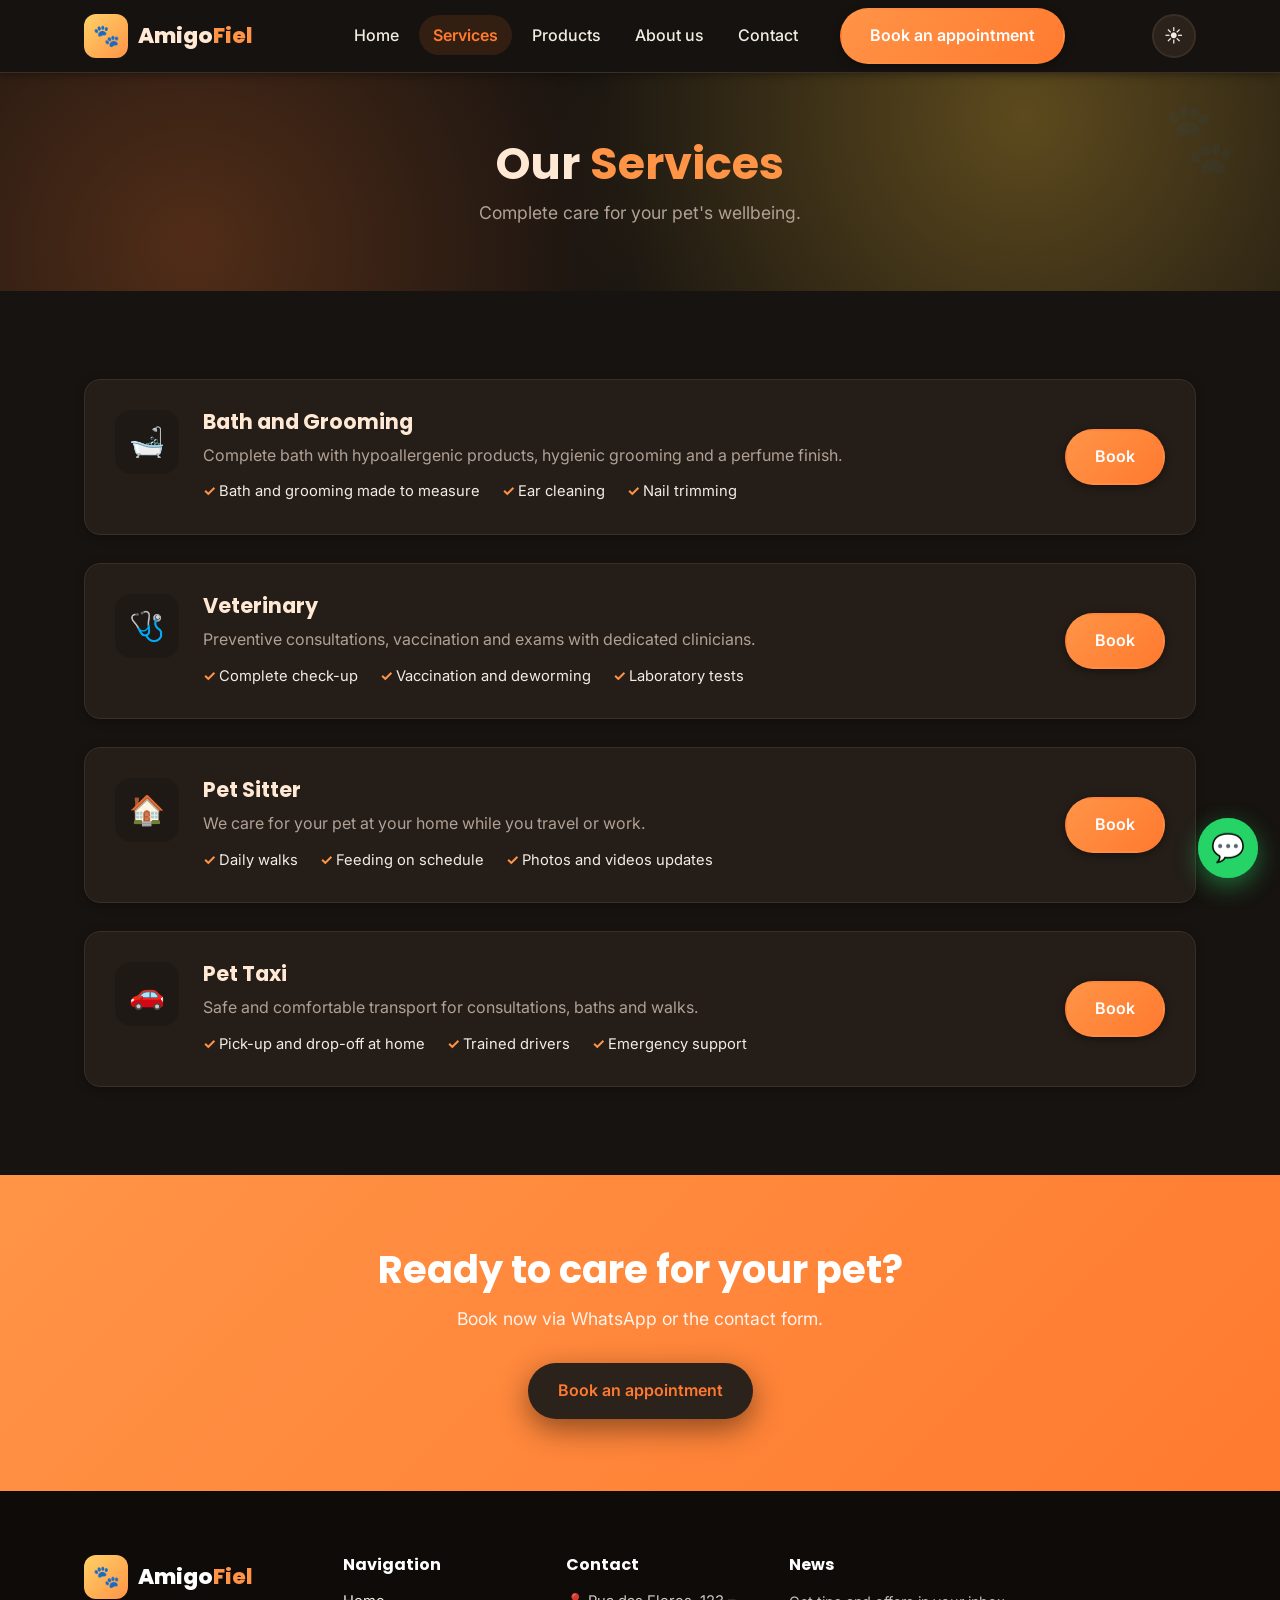
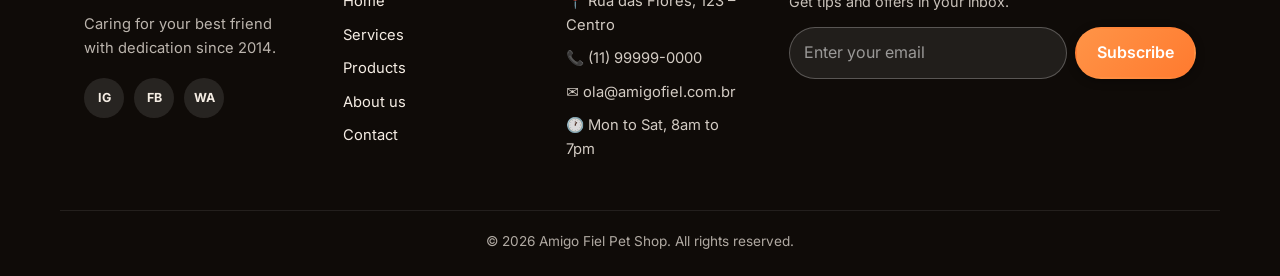
<file: servicos.html>
<!DOCTYPE html>
<html lang="en">
<head>
  <meta charset="UTF-8">
  <meta name="viewport" content="width=device-width, initial-scale=1.0">
  <meta name="description" content="Amigo Fiel Pet Shop services: bathing and grooming, veterinary, pet sitter and pet taxi.">
  <title>Services | Amigo Fiel Pet Shop</title>
  <link rel="icon" href="data:image/svg+xml,<svg xmlns='http://www.w3.org/2000/svg' viewBox='0 0 100 100'><text y='.9em' font-size='90'>🐾</text></svg>">
  <link rel="preconnect" href="https://fonts.googleapis.com">
  <link rel="preconnect" href="https://fonts.gstatic.com" crossorigin>
  <link href="https://fonts.googleapis.com/css2?family=Inter:wght@400;500;600;700;800&family=Poppins:wght@600;700;800&display=swap" rel="stylesheet">
  <link rel="stylesheet" href="css/style.css">
<script>
    (function () {
      try {
        var t = localStorage.getItem('af-theme') || 'dark';
        document.documentElement.setAttribute('data-theme', t);
      } catch (e) {
        document.documentElement.setAttribute('data-theme', 'dark');
      }
    })();
  </script>
</head>
<body>

  <header class="header" id="header">
    <div class="container header__inner">
      <a href="index.html" class="logo" aria-label="Amigo Fiel Pet Shop - Home page">
        <span class="logo__icon" aria-hidden="true">🐾</span>
        <span class="logo__text">Amigo<span>Fiel</span></span>
      </a>
      <nav class="nav" id="nav" aria-label="Main navigation">
        <ul class="nav__list">
          <li><a href="index.html" class="nav__link">Home</a></li>
          <li><a href="servicos.html" class="nav__link is-active" aria-current="page">Services</a></li>
          <li><a href="produtos.html" class="nav__link">Products</a></li>
          <li><a href="sobre.html" class="nav__link">About us</a></li>
          <li><a href="contato.html" class="nav__link">Contact</a></li>
        </ul>
        <a href="contato.html#agendamento" class="btn btn--primary nav__cta">Book an appointment</a>
      </nav>
      <button class="theme-toggle" id="themeToggle" type="button" aria-label="Toggle light and dark theme">
        <span class="theme-toggle__icon theme-toggle__icon--moon" aria-hidden="true">🌙</span>
        <span class="theme-toggle__icon theme-toggle__icon--sun" aria-hidden="true">☀️</span>
      </button>
      <button class="nav__toggle" id="navToggle" aria-label="Open menu" aria-expanded="false" aria-controls="nav">
        <span></span><span></span><span></span>
      </button>
    </div>
  </header>

  <main>
    <section class="page-hero">
      <span class="deco-paw deco-paw--tr" aria-hidden="true">🐾</span>
      <div class="container">
        <h1>Our <em>Services</em></h1>
        <p>Complete care for your pet's wellbeing.</p>
      </div>
    </section>
    <section class="section">
      <div class="container">
        <div class="services-list">
          <article class="service-card" data-reveal>
            <span class="service-card__icon" aria-hidden="true">🛁</span>
            <div class="service-card__body">
              <h2>Bath and Grooming</h2>
              <p>Complete bath with hypoallergenic products, hygienic grooming and a perfume finish.</p>
              <ul>
                <li>Bath and grooming made to measure</li>
                <li>Ear cleaning</li>
                <li>Nail trimming</li>
              </ul>
            </div>
            <a href="contato.html#agendamento" class="btn btn--primary">Book</a>
          </article>

          <article class="service-card" data-reveal>
            <span class="service-card__icon" aria-hidden="true">🩺</span>
            <div class="service-card__body">
              <h2>Veterinary</h2>
              <p>Preventive consultations, vaccination and exams with dedicated clinicians.</p>
              <ul>
                <li>Complete check-up</li>
                <li>Vaccination and deworming</li>
                <li>Laboratory tests</li>
              </ul>
            </div>
            <a href="contato.html#agendamento" class="btn btn--primary">Book</a>
          </article>

          <article class="service-card" data-reveal>
            <span class="service-card__icon" aria-hidden="true">🏠</span>
            <div class="service-card__body">
              <h2>Pet Sitter</h2>
              <p>We care for your pet at your home while you travel or work.</p>
              <ul>
                <li>Daily walks</li>
                <li>Feeding on schedule</li>
                <li>Photos and videos updates</li>
              </ul>
            </div>
            <a href="contato.html#agendamento" class="btn btn--primary">Book</a>
          </article>

          <article class="service-card" data-reveal>
            <span class="service-card__icon" aria-hidden="true">🚗</span>
            <div class="service-card__body">
              <h2>Pet Taxi</h2>
              <p>Safe and comfortable transport for consultations, baths and walks.</p>
              <ul>
                <li>Pick-up and drop-off at home</li>
                <li>Trained drivers</li>
                <li>Emergency support</li>
              </ul>
            </div>
            <a href="contato.html#agendamento" class="btn btn--primary">Book</a>
          </article>
        </div>
      </div>
    </section>

    <section class="cta">
      <div class="container cta__inner">
        <h2>Ready to care for your pet?</h2>
        <p>Book now via WhatsApp or the contact form.</p>
        <a href="contato.html#agendamento" class="btn btn--light">Book an appointment</a>
      </div>
    </section>
  </main>

<footer class="footer">
    <div class="container footer__grid">
      <div class="footer__brand">
        <a href="index.html" class="logo logo--footer">
          <span class="logo__icon" aria-hidden="true">🐾</span>
          <span class="logo__text">Amigo<span>Fiel</span></span>
        </a>
        <p>Caring for your best friend with dedication since 2014.</p>
        <div class="footer__social">
          <a href="#" aria-label="Instagram">IG</a>
          <a href="#" aria-label="Facebook">FB</a>
          <a href="#" aria-label="WhatsApp">WA</a>
        </div>
      </div>
      <nav class="footer__nav" aria-label="Footer links">
        <h3>Navigation</h3>
        <ul>
          <li><a href="index.html">Home</a></li>
          <li><a href="servicos.html">Services</a></li>
          <li><a href="produtos.html">Products</a></li>
          <li><a href="sobre.html">About us</a></li>
          <li><a href="contato.html">Contact</a></li>
        </ul>
      </nav>
      <div class="footer__contact">
        <h3>Contact</h3>
        <ul>
          <li>📍 Rua das Flores, 123 – Centro</li>
          <li>📞 (11) 99999-0000</li>
          <li>✉️ ola@amigofiel.com.br</li>
          <li>🕐 Mon to Sat, 8am to 7pm</li>
        </ul>
      </div>
      <div class="footer__news">
        <h3>News</h3>
        <p>Get tips and offers in your inbox.</p>
        <form class="newsletter" id="newsletterForm" novalidate>
          <label class="sr-only" for="newsEmail">Your email</label>
          <input type="email" id="newsEmail" name="email" placeholder="Enter your email" required>
          <button type="submit" class="btn btn--primary">Subscribe</button>
        </form>
        <p class="form__msg" id="newsMsg" role="status"></p>
      </div>
    </div>
    <div class="container footer__bottom">
      <p>© <span id="year"></span> Amigo Fiel Pet Shop. All rights reserved.</p>
    </div>
  </footer>

  <a class="whatsapp-float" href="https://wa.me/5511999990000?text=Ol%C3%A1!%20Quero%20agendar%20um%20atendimento%20no%20Amigo%20Fiel" target="_blank" rel="noopener" aria-label="Chat on WhatsApp">
    <span aria-hidden="true">💬</span>
  </a>

  <script src="js/main.js"></script>
</body>
</html>
</body>
</html>
</file>
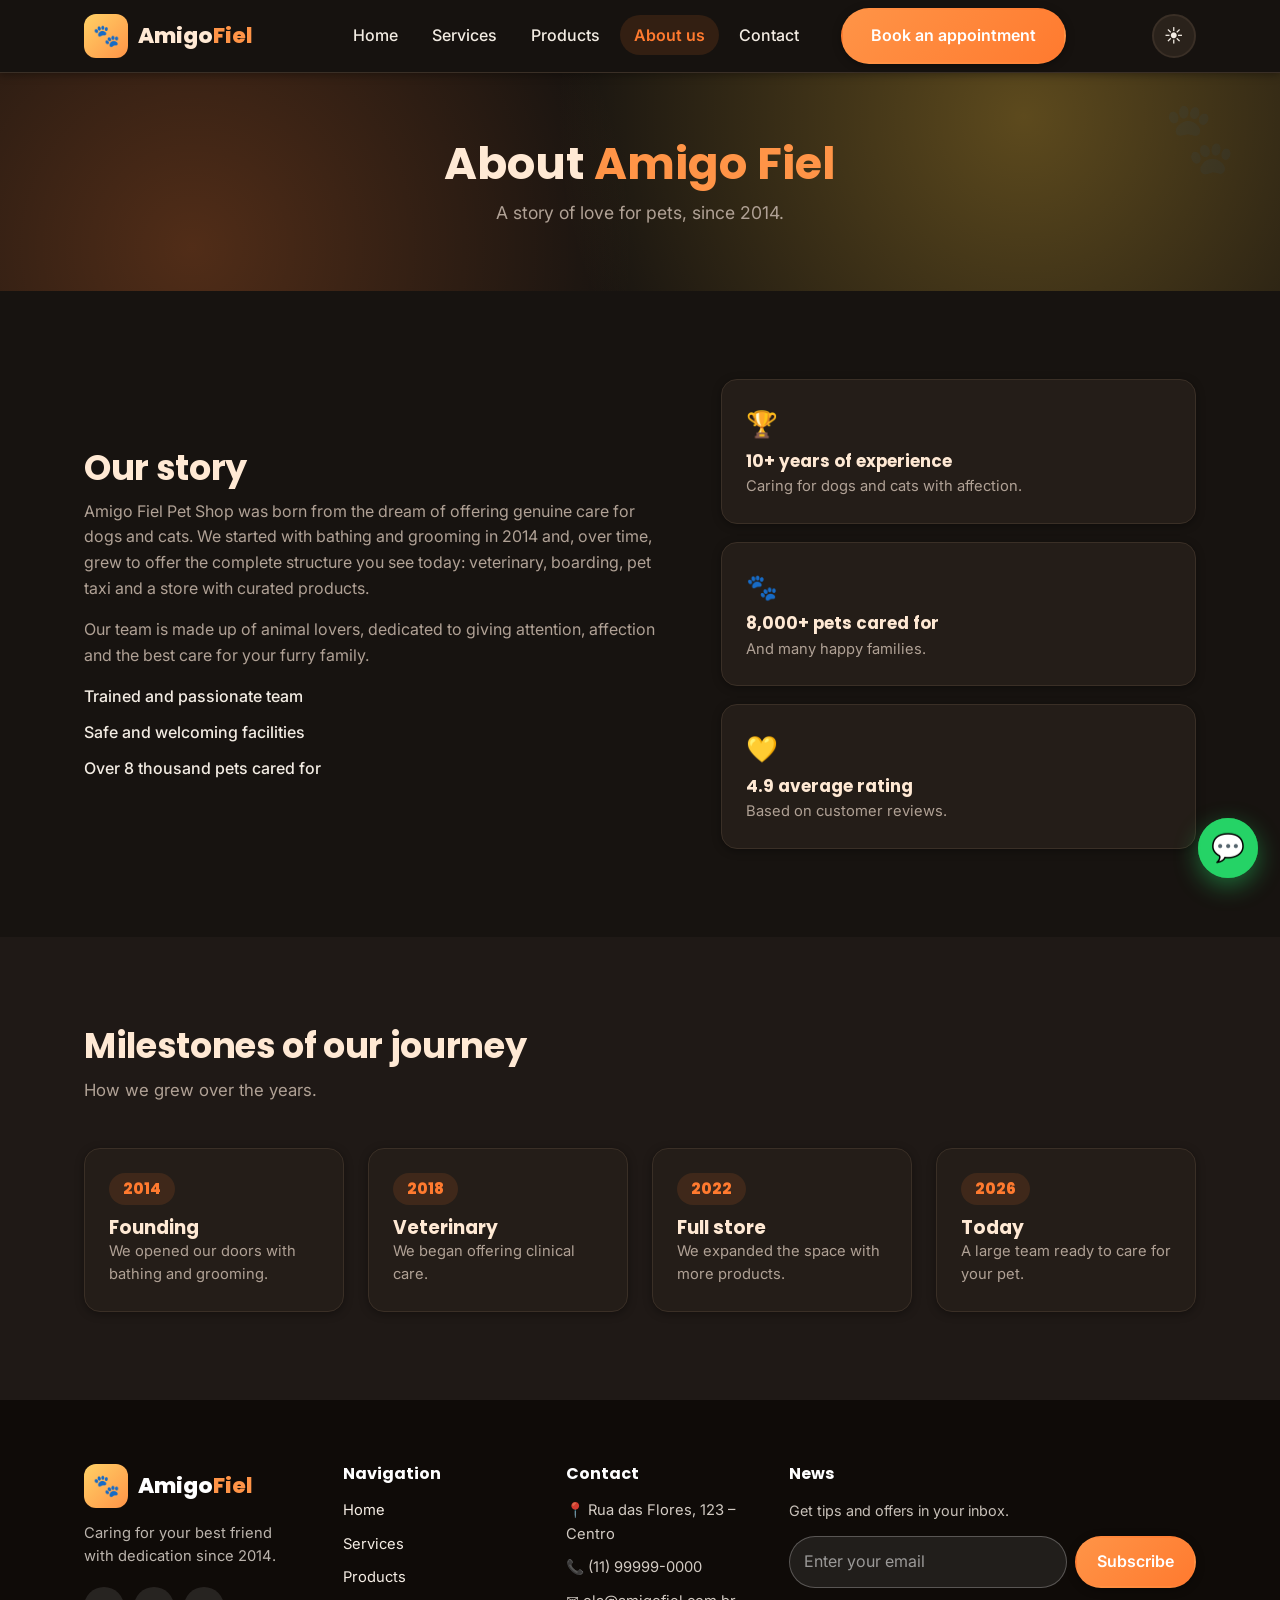
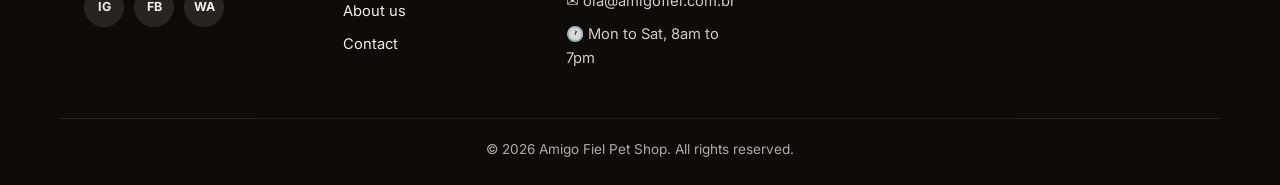
<file: sobre.html>
<!DOCTYPE html>
<html lang="en">
<head>
  <meta charset="UTF-8">
  <meta name="viewport" content="width=device-width, initial-scale=1.0">
  <meta name="description" content="Learn the story of Amigo Fiel Pet Shop: over 10 years caring for dogs and cats.">
  <title>About us | Amigo Fiel Pet Shop</title>
  <link rel="icon" href="data:image/svg+xml,<svg xmlns='http://www.w3.org/2000/svg' viewBox='0 0 100 100'><text y='.9em' font-size='90'>🐾</text></svg>">
  <link rel="preconnect" href="https://fonts.googleapis.com">
  <link rel="preconnect" href="https://fonts.gstatic.com" crossorigin>
  <link href="https://fonts.googleapis.com/css2?family=Inter:wght@400;500;600;700;800&family=Poppins:wght@600;700;800&display=swap" rel="stylesheet">
  <link rel="stylesheet" href="css/style.css">
<script>
    (function () {
      try {
        var t = localStorage.getItem('af-theme') || 'dark';
        document.documentElement.setAttribute('data-theme', t);
      } catch (e) {
        document.documentElement.setAttribute('data-theme', 'dark');
      }
    })();
  </script>
</head>
<body>

  <header class="header" id="header">
    <div class="container header__inner">
      <a href="index.html" class="logo" aria-label="Amigo Fiel Pet Shop - Home page">
        <span class="logo__icon" aria-hidden="true">🐾</span>
        <span class="logo__text">Amigo<span>Fiel</span></span>
      </a>
      <nav class="nav" id="nav" aria-label="Main navigation">
        <ul class="nav__list">
          <li><a href="index.html" class="nav__link">Home</a></li>
          <li><a href="servicos.html" class="nav__link">Services</a></li>
          <li><a href="produtos.html" class="nav__link">Products</a></li>
          <li><a href="sobre.html" class="nav__link is-active" aria-current="page">About us</a></li>
          <li><a href="contato.html" class="nav__link">Contact</a></li>
        </ul>
        <a href="contato.html#agendamento" class="btn btn--primary nav__cta">Book an appointment</a>
      </nav>
      <button class="theme-toggle" id="themeToggle" type="button" aria-label="Toggle light and dark theme">
        <span class="theme-toggle__icon theme-toggle__icon--moon" aria-hidden="true">🌙</span>
        <span class="theme-toggle__icon theme-toggle__icon--sun" aria-hidden="true">☀️</span>
      </button>
      <button class="nav__toggle" id="navToggle" aria-label="Open menu" aria-expanded="false" aria-controls="nav">
        <span></span><span></span><span></span>
      </button>
    </div>
  </header>

  <main>
    <section class="page-hero">
      <span class="deco-paw deco-paw--tr" aria-hidden="true">🐾</span>
      <div class="container">
        <h1>About <em>Amigo Fiel</em></h1>
        <p>A story of love for pets, since 2014.</p>
      </div>
    </section>
    <section class="section">
      <div class="container about__grid">
        <div class="about__text" data-reveal>
          <h2 class="section__title">Our story</h2>
          <p>Amigo Fiel Pet Shop was born from the dream of offering genuine care for dogs and cats.
             We started with bathing and grooming in 2014 and, over time, grew to offer the complete
             structure you see today: veterinary, boarding, pet taxi and a store with curated
             products.</p>
          <p>Our team is made up of animal lovers, dedicated to giving attention, affection
             and the best care for your furry family.</p>
          <ul class="about__list">
            <li>Trained and passionate team</li>
            <li>Safe and welcoming facilities</li>
            <li>Over 8 thousand pets cared for</li>
          </ul>
        </div>
        <div class="about__block" data-reveal>
          <article>
            <span aria-hidden="true">🏆</span>
            <h3>10+ years of experience</h3>
            <p>Caring for dogs and cats with affection.</p>
          </article>
          <article>
            <span aria-hidden="true">🐾</span>
            <h3>8,000+ pets cared for</h3>
            <p>And many happy families.</p>
          </article>
          <article>
            <span aria-hidden="true">💛</span>
            <h3>4.9 average rating</h3>
            <p>Based on customer reviews.</p>
          </article>
        </div>
      </div>
    </section>

    <section class="section section--tinted">
      <div class="container">
        <h2 class="section__title" data-reveal>Milestones of our journey</h2>
        <p class="section__subtitle" data-reveal>How we grew over the years.</p>
        <div class="timeline">
          <div class="timeline__item" data-reveal>
            <span class="timeline__year">2014</span>
            <h3>Founding</h3>
            <p>We opened our doors with bathing and grooming.</p>
          </div>
          <div class="timeline__item" data-reveal>
            <span class="timeline__year">2018</span>
            <h3>Veterinary</h3>
            <p>We began offering clinical care.</p>
          </div>
          <div class="timeline__item" data-reveal>
            <span class="timeline__year">2022</span>
            <h3>Full store</h3>
            <p>We expanded the space with more products.</p>
          </div>
          <div class="timeline__item" data-reveal>
            <span class="timeline__year">2026</span>
            <h3>Today</h3>
            <p>A large team ready to care for your pet.</p>
          </div>
        </div>
      </div>
    </section>
  </main>

<footer class="footer">
    <div class="container footer__grid">
      <div class="footer__brand">
        <a href="index.html" class="logo logo--footer">
          <span class="logo__icon" aria-hidden="true">🐾</span>
          <span class="logo__text">Amigo<span>Fiel</span></span>
        </a>
        <p>Caring for your best friend with dedication since 2014.</p>
        <div class="footer__social">
          <a href="#" aria-label="Instagram">IG</a>
          <a href="#" aria-label="Facebook">FB</a>
          <a href="#" aria-label="WhatsApp">WA</a>
        </div>
      </div>
      <nav class="footer__nav" aria-label="Footer links">
        <h3>Navigation</h3>
        <ul>
          <li><a href="index.html">Home</a></li>
          <li><a href="servicos.html">Services</a></li>
          <li><a href="produtos.html">Products</a></li>
          <li><a href="sobre.html">About us</a></li>
          <li><a href="contato.html">Contact</a></li>
        </ul>
      </nav>
      <div class="footer__contact">
        <h3>Contact</h3>
        <ul>
          <li>📍 Rua das Flores, 123 – Centro</li>
          <li>📞 (11) 99999-0000</li>
          <li>✉️ ola@amigofiel.com.br</li>
          <li>🕐 Mon to Sat, 8am to 7pm</li>
        </ul>
      </div>
      <div class="footer__news">
        <h3>News</h3>
        <p>Get tips and offers in your inbox.</p>
        <form class="newsletter" id="newsletterForm" novalidate>
          <label class="sr-only" for="newsEmail">Your email</label>
          <input type="email" id="newsEmail" name="email" placeholder="Enter your email" required>
          <button type="submit" class="btn btn--primary">Subscribe</button>
        </form>
        <p class="form__msg" id="newsMsg" role="status"></p>
      </div>
    </div>
    <div class="container footer__bottom">
      <p>© <span id="year"></span> Amigo Fiel Pet Shop. All rights reserved.</p>
    </div>
  </footer>

  <a class="whatsapp-float" href="https://wa.me/5511999990000?text=Ol%C3%A1!%20Quero%20agendar%20um%20atendimento%20no%20Amigo%20Fiel" target="_blank" rel="noopener" aria-label="Chat on WhatsApp">
    <span aria-hidden="true">💬</span>
  </a>

  <script src="js/main.js"></script>
</body>
</html>
</body>
</html>
</file>
<file: css/style.css>
/* ============================================================
   Pet Shop Amigo Fiel - Folha de estilos
   ============================================================ */

/* ---------- Variáveis ---------- */
:root {
  --color-primary: #ff7a2f;
  --color-primary-dark: #e8601a;
  --color-secondary: #ffc93c;
  --color-accent: #3d2314;
  --color-bg: #fffaf3;
  --color-tint: #fff1e0;
  --color-card: #ffffff;
  --color-text: #2e2117;
  --color-muted: #7a6a5c;
  --color-border: #f0e0cc;
  --color-success: #2e9e4f;
  --color-error: #d32f2f;
  --color-ok: #8fe3a8;
  --shadow-sm: 0 2px 8px rgba(61, 35, 20, 0.06);
  --shadow-md: 0 10px 30px rgba(61, 35, 20, 0.12);
  --shadow-lg: 0 20px 50px rgba(61, 35, 20, 0.18);
  --radius-sm: 8px;
  --radius-md: 16px;
  --radius-lg: 24px;
  --font-body: 'Inter', system-ui, -apple-system, Arial, sans-serif;
  --font-display: 'Poppins', var(--font-body);
  --container: 1160px;
  --header-bg: rgba(255, 250, 243, 0.92);
  --chip-bg: #ffffff;
  --slider-bg: #ffffff;
  --media-a: #fff7ea;
  --media-b: #ffe9d2;
  --color-footer: #3d2314;
  --map-line: rgba(255, 255, 255, 0.5);
}

/* ---------- Tema escuro ---------- */
:root[data-theme="dark"] {
  --color-primary: #ff9447;
  --color-primary-dark: #ff7a2f;
  --color-secondary: #ffd166;
  --color-accent: #ffe9d4;
  --color-bg: #171310;
  --color-tint: #1f1916;
  --color-card: #241d18;
  --color-text: #f3ece3;
  --color-muted: #b0a195;
  --color-border: #3a2f26;
  --color-success: #57d977;
  --color-error: #ff6b6b;
  --color-ok: #9ae6b8;
  --shadow-sm: 0 2px 8px rgba(0, 0, 0, 0.35);
  --shadow-md: 0 10px 30px rgba(0, 0, 0, 0.45);
  --shadow-lg: 0 20px 50px rgba(0, 0, 0, 0.55);
  --header-bg: rgba(23, 19, 16, 0.9);
  --chip-bg: #2a221b;
  --slider-bg: #2a221b;
  --media-a: #2c2118;
  --media-b: #3a2a1d;
  --color-footer: #0f0b08;
  --map-line: rgba(255, 255, 255, 0.08);
}

/* ---------- Reset ---------- */
*,
*::before,
*::after {
  box-sizing: border-box;
  margin: 0;
  padding: 0;
}

html {
  scroll-behavior: smooth;
}

body {
  font-family: var(--font-body);
  color: var(--color-text);
  background-color: var(--color-bg);
  line-height: 1.6;
  -webkit-font-smoothing: antialiased;
  transition: background-color 0.35s ease, color 0.35s ease;
}

img {
  max-width: 100%;
  display: block;
}

a {
  color: inherit;
  text-decoration: none;
}

ul {
  list-style: none;
}

button,
input,
select,
textarea {
  font: inherit;
  color: inherit;
}

button {
  cursor: pointer;
  background: none;
  border: none;
}

h1, h2, h3 {
  font-family: var(--font-display);
  font-weight: 700;
  line-height: 1.2;
  color: var(--color-accent);
}

.container {
  width: 100%;
  max-width: var(--container);
  margin: 0 auto;
  padding: 0 24px;
}

.sr-only {
  position: absolute;
  width: 1px;
  height: 1px;
  padding: 0;
  margin: -1px;
  overflow: hidden;
  clip: rect(0 0 0 0);
  white-space: nowrap;
  border: 0;
}

/* ---------- Botões ---------- */
.btn {
  display: inline-flex;
  align-items: center;
  justify-content: center;
  gap: 8px;
  padding: 13px 28px;
  border-radius: 999px;
  font-weight: 600;
  font-size: 1rem;
  transition: transform 0.2s ease, box-shadow 0.2s ease, background-color 0.2s ease;
  border: 2px solid transparent;
}

.btn:hover {
  transform: translateY(-2px);
}

.btn:active {
  transform: translateY(0);
}

.btn:focus-visible {
  outline: 3px solid var(--color-secondary);
  outline-offset: 2px;
}

.btn--primary {
  background: linear-gradient(135deg, var(--color-primary), var(--color-primary-dark));
  color: #fff;
  box-shadow: var(--shadow-sm);
}

.btn--primary:hover {
  box-shadow: var(--shadow-md);
}

.btn--ghost {
  background: transparent;
  color: var(--color-primary-dark);
  border-color: var(--color-primary);
}

.btn--ghost:hover {
  background: rgba(255, 122, 47, 0.08);
}

.btn--light {
  background: var(--chip-bg);
  color: var(--color-primary-dark);
  box-shadow: var(--shadow-md);
}

.btn--light:hover {
  background: var(--color-secondary);
}

.btn--block {
  width: 100%;
}

/* ---------- Animações de reveal ---------- */
[data-reveal] {
  opacity: 0;
  transform: translateY(26px);
  transition: opacity 0.7s ease, transform 0.7s ease;
}

[data-reveal].is-visible {
  opacity: 1;
  transform: translateY(0);
}

@media (prefers-reduced-motion: reduce) {
  [data-reveal] {
    opacity: 1;
    transform: none;
    transition: none;
  }
}

.stat-counter {
  font-variant-numeric: tabular-nums;
}

/* ---------- Marquee de promoções ---------- */
.marquee {
  overflow: hidden;
  background: linear-gradient(135deg, var(--color-primary), var(--color-primary-dark));
  padding: 12px 0;
  position: relative;
  z-index: 2;
}

.marquee__track {
  display: flex;
  gap: 56px;
  white-space: nowrap;
  width: max-content;
  animation: marquee-scroll 26s linear infinite;
}

.marquee:hover .marquee__track {
  animation-play-state: paused;
}

.marquee__track span {
  color: #fff;
  font-weight: 600;
  font-size: 0.95rem;
  letter-spacing: 0.02em;
}

@keyframes marquee-scroll {
  from { transform: translateX(0); }
  to { transform: translateX(-50%); }
}

@media (prefers-reduced-motion: reduce) {
  .marquee__track {
    animation: none;
    flex-wrap: wrap;
    justify-content: center;
  }
}

/* ---------- Botão flutuante WhatsApp ---------- */
.whatsapp-float {
  position: fixed;
  right: 22px;
  bottom: 22px;
  z-index: 60;
  width: 60px;
  height: 60px;
  border-radius: 50%;
  display: grid;
  place-items: center;
  background: #25d366;
  color: #fff;
  font-size: 1.7rem;
  box-shadow: 0 8px 24px rgba(37, 211, 102, 0.45);
  transition: transform 0.25s ease, box-shadow 0.25s ease;
}

.whatsapp-float:hover {
  transform: translateY(-4px) scale(1.06);
  box-shadow: 0 12px 30px rgba(37, 211, 102, 0.55);
}

.whatsapp-float::before {
  content: "";
  position: absolute;
  inset: 0;
  border-radius: 50%;
  border: 2px solid rgba(37, 211, 102, 0.55);
  animation: whatsapp-ring 2s ease-out infinite;
}

@keyframes whatsapp-ring {
  0% { transform: scale(1); opacity: 1; }
  100% { transform: scale(1.55); opacity: 0; }
}

@media (prefers-reduced-motion: reduce) {
  .whatsapp-float::before {
    animation: none;
  }
}

/* ---------- Header / Navegação ---------- */
.header {
  position: sticky;
  top: 0;
  z-index: 50;
  background: var(--header-bg);
  backdrop-filter: blur(10px);
  border-bottom: 1px solid var(--color-border, #f0e0d4);
  box-shadow: var(--shadow-sm);
}

.theme-toggle {
  display: inline-flex;
  align-items: center;
  justify-content: center;
  width: 44px;
  height: 44px;
  border-radius: 50%;
  border: 2px solid var(--color-border, #f0e0d4);
  background: var(--chip-bg);
  font-size: 1.15rem;
  transition: transform 0.25s ease, border-color 0.25s ease;
}

.theme-toggle:hover {
  transform: rotate(18deg) scale(1.05);
  border-color: var(--color-primary);
}

.theme-toggle:focus-visible {
  outline: 3px solid var(--color-secondary);
  outline-offset: 2px;
}

.theme-toggle .theme-toggle__icon--sun {
  display: none;
}

:root[data-theme="dark"] .theme-toggle .theme-toggle__icon--sun {
  display: inline;
}

:root[data-theme="dark"] .theme-toggle .theme-toggle__icon--moon {
  display: none;
}

.header__inner {
  display: flex;
  align-items: center;
  justify-content: space-between;
  min-height: 72px;
  gap: 24px;
}

.logo {
  display: inline-flex;
  align-items: center;
  gap: 10px;
  font-family: var(--font-display);
  font-weight: 800;
  font-size: 1.35rem;
  color: var(--color-accent);
}

.logo__icon {
  display: grid;
  place-items: center;
  width: 44px;
  height: 44px;
  border-radius: 12px;
  background: linear-gradient(135deg, var(--color-secondary), var(--color-primary));
  font-size: 1.35rem;
}

.logo span span {
  color: var(--color-primary);
}

.nav {
  display: flex;
  align-items: center;
  gap: 28px;
}

.nav__list {
  display: flex;
  align-items: center;
  gap: 6px;
}

.nav__link {
  padding: 10px 14px;
  border-radius: 999px;
  font-weight: 500;
  color: var(--color-text);
  transition: color 0.2s ease, background-color 0.2s ease;
}

.nav__link:hover {
  color: var(--color-primary-dark);
  background: rgba(255, 122, 47, 0.08);
}

.nav__link.is-active {
  color: var(--color-primary-dark);
  font-weight: 600;
  background: rgba(255, 122, 47, 0.12);
}

.nav__toggle {
  display: none;
  flex-direction: column;
  justify-content: center;
  gap: 5px;
  width: 44px;
  height: 44px;
  padding: 10px;
  border-radius: 10px;
  background: var(--color-tint, #fff1e0);
}

.nav__toggle span {
  display: block;
  height: 2.5px;
  width: 100%;
  border-radius: 2px;
  background: var(--color-accent);
  transition: transform 0.3s ease, opacity 0.3s ease;
}

.nav__toggle[aria-expanded="true"] span:nth-child(1) {
  transform: translateY(7.5px) rotate(45deg);
}

.nav__toggle[aria-expanded="true"] span:nth-child(2) {
  opacity: 0;
}

.nav__toggle[aria-expanded="true"] span:nth-child(3) {
  transform: translateY(-7.5px) rotate(-45deg);
}

/* ---------- Hero ---------- */
.hero {
  padding: 72px 0 96px;
  background:
    radial-gradient(circle at 85% 15%, rgba(255, 201, 60, 0.35), transparent 40%),
    radial-gradient(circle at 10% 90%, rgba(255, 122, 47, 0.25), transparent 40%),
    var(--color-bg);
  overflow: hidden;
}

.hero__inner {
  display: grid;
  grid-template-columns: 1.05fr 0.95fr;
  align-items: center;
  gap: 48px;
}

.badge {
  display: inline-flex;
  align-items: center;
  gap: 8px;
  padding: 8px 18px;
  border-radius: 999px;
  background: rgba(255, 201, 60, 0.3);
  color: var(--color-primary-dark);
  font-weight: 600;
  font-size: 0.9rem;
  margin-bottom: 22px;
}

.hero__title {
  font-size: clamp(2.1rem, 4.2vw, 3.4rem);
  font-weight: 800;
  letter-spacing: -0.02em;
  margin-bottom: 18px;
}

.hero__title em {
  font-style: normal;
  color: var(--color-primary);
  position: relative;
}

.hero__title em::after {
  content: "";
  position: absolute;
  left: 0;
  right: 0;
  bottom: 4px;
  height: 10px;
  background: rgba(255, 201, 60, 0.45);
  z-index: -1;
  border-radius: 4px;
}

.hero__subtitle {
  font-size: 1.1rem;
  color: var(--color-muted, #7a6a5c);
  max-width: 30rem;
  margin-bottom: 30px;
}

.hero__actions {
  display: flex;
  flex-wrap: wrap;
  gap: 14px;
  margin-bottom: 40px;
}

.hero__stats {
  display: flex;
  flex-wrap: wrap;
  gap: 36px;
}

.hero__stats li {
  display: flex;
  flex-direction: column;
}

.hero__stats strong {
  display: block;
  font-family: var(--font-display);
  font-size: 2.5rem;
  font-weight: 800;
  color: var(--color-accent);
  line-height: 1.1;
}

.hero__stats span {
  display: block;
  font-size: 0.88rem;
  color: var(--color-muted);
  margin-top: 2px;
}

.hero__image {
  display: flex;
  justify-content: center;
}

.hero__svg {
  width: min(100%, 420px);
  height: auto;
  animation: float 5s ease-in-out infinite;
}

@keyframes float {
  0%, 100% { transform: translateY(0); }
  50% { transform: translateY(-14px); }
}

/* ---------- Seções ---------- */
.section {
  padding: 88px 0;
  position: relative;
  overflow: hidden;
}

.deco-paw {
  position: absolute;
  font-size: 4rem;
  opacity: 0.06;
  line-height: 1;
  z-index: 0;
  pointer-events: none;
  user-select: none;
}

.deco-paw--tl { top: 28px; left: 28px; transform: rotate(-20deg); }
.deco-paw--tr { top: 32px; right: 40px; transform: rotate(15deg); }
.deco-paw--br { bottom: 24px; right: 32px; transform: rotate(18deg); }
.deco-paw--bl { bottom: 24px; left: 32px; transform: rotate(-15deg); }

.section > .container {
  position: relative;
  z-index: 1;
}

.deco-heart {
  position: absolute;
  font-size: 2.2rem;
  line-height: 1;
  opacity: 0.1;
  pointer-events: none;
  user-select: none;
}

.deco-heart--l { top: 30%; left: 6%; transform: rotate(-18deg); }
.deco-heart--r { bottom: 28%; right: 6%; transform: rotate(14deg); }

.section--tinted {
  background: var(--color-tint, #fff1e0);
}

.section__title {
  font-size: clamp(1.5rem, 2.8vw, 2.2rem);
  letter-spacing: -0.01em;
  margin-bottom: 10px;
}

.section__subtitle {
  color: var(--color-muted);
  font-size: 1.05rem;
  margin-bottom: 44px;
}

.section__head {
  display: flex;
  align-items: flex-end;
  justify-content: space-between;
  gap: 20px;
  margin-bottom: 44px;
}

.section__head .section__subtitle {
  margin-bottom: 0;
}

/* ---------- Grid & Cards ---------- */
.grid {
  display: grid;
  gap: 24px;
}

.grid--3 {
  grid-template-columns: repeat(3, 1fr);
}

.grid--4 {
  grid-template-columns: repeat(4, 1fr);
}

.card {
  background: var(--color-card);
  border: 1px solid var(--color-border, #fae0d4);
  border-radius: var(--radius-md);
  padding: 28px;
  box-shadow: var(--shadow-sm);
  transition: transform 0.25s ease, box-shadow 0.25s ease;
}

.card:hover {
  transform: translateY(-6px);
  box-shadow: var(--shadow-lg);
}

.card__icon {
  display: inline-grid;
  place-items: center;
  width: 52px;
  height: 52px;
  border-radius: 14px;
  background: var(--color-tint, #fff1e0);
  font-size: 1.5rem;
  margin-bottom: 16px;
  transition: transform 0.3s ease;
}

.card:hover .card__icon {
  animation: icon-pop 0.55s ease;
}

@keyframes icon-pop {
  0% { transform: scale(1); }
  35% { transform: scale(1.18) rotate(-6deg); }
  70% { transform: scale(0.95) rotate(3deg); }
  100% { transform: scale(1) rotate(0); }
}

.product-card:hover .product-card__media {
  animation: media-wiggle 0.5s ease;
}

@keyframes media-wiggle {
  0% { transform: rotate(0) scale(1); }
  30% { transform: rotate(-5deg) scale(1.08); }
  60% { transform: rotate(5deg) scale(1.08); }
  100% { transform: rotate(0) scale(1); }
}

.card__icon--lg {
  width: 60px;
  height: 60px;
  font-size: 1.7rem;
}

.card h3 {
  font-size: 1.15rem;
  margin-bottom: 8px;
}

.card p {
  color: var(--color-muted);
  font-size: 0.95rem;
}

.card__link {
  display: inline-block;
  margin-top: 14px;
  font-weight: 600;
  font-size: 0.92rem;
  color: var(--color-primary-dark);
}

.card__link:hover {
  text-decoration: underline;
}

/* ---------- Produtos ---------- */
.product-card {
  display: flex;
  flex-direction: column;
  background: var(--color-card);
  border: 1px solid var(--color-border, #fae3d4);
  border-radius: var(--radius-md);
  overflow: hidden;
  box-shadow: var(--shadow-sm);
  transition: transform 0.25s ease, box-shadow 0.25s ease;
}

.product-card:hover {
  transform: translateY(-6px);
  box-shadow: var(--shadow-lg);
}

.product-card__media {
  height: 160px;
  display: grid;
  place-items: center;
  font-size: 4rem;
  background: linear-gradient(135deg, var(--media-a), var(--media-b));
}

.product-card__body {
  padding: 20px 20px 24px;
  flex: 1;
  display: flex;
  flex-direction: column;
  gap: 6px;
}

.product-card__tags {
  display: flex;
  align-items: center;
  gap: 8px;
  flex-wrap: wrap;
}

.product-card__tag {
  align-self: flex-start;
  font-size: 0.72rem;
  font-weight: 700;
  text-transform: uppercase;
  letter-spacing: 0.06em;
  color: var(--color-primary-dark);
  background: rgba(255, 122, 47, 0.12);
  border-radius: 999px;
  padding: 4px 10px;
}

.product-card__badge {
  align-self: flex-start;
  font-size: 0.72rem;
  font-weight: 800;
  color: #fff;
  background: var(--color-success);
  border-radius: 999px;
  padding: 4px 10px;
}

.product-card__stock {
  display: inline-flex;
  align-items: center;
  gap: 7px;
  font-size: 0.8rem;
  font-weight: 600;
  color: var(--color-success);
}

.product-card__stock i {
  width: 9px;
  height: 9px;
  border-radius: 50%;
  background: var(--color-success);
  box-shadow: 0 0 0 0 rgba(46, 158, 79, 0.45);
  animation: pulse-dot 1.8s ease-out infinite;
}

@keyframes pulse-dot {
  0% { box-shadow: 0 0 0 0 rgba(46, 158, 79, 0.5); }
  70% { box-shadow: 0 0 0 8px rgba(46, 158, 79, 0); }
  100% { box-shadow: 0 0 0 0 rgba(46, 158, 79, 0); }
}

.product-card h3 {
  font-size: 1.05rem;
}

.product-card p {
  color: var(--color-muted);
  font-size: 0.9rem;
  flex: 1;
}

.product-card__price {
  display: flex;
  flex-direction: column;
  gap: 2px;
  margin-top: 2px;
}

.product-card__old {
  font-size: 0.82rem;
  color: var(--color-muted, #7a6a5c);
  text-decoration: line-through;
  text-decoration-color: var(--color-error);
  text-decoration-thickness: 2px;
}

.product-card__current {
  font-family: var(--font-display);
  font-weight: 800;
  font-size: 1.25rem;
  color: var(--color-accent);
  line-height: 1.25;
}

.product-card__installment {
  font-size: 0.78rem;
  color: var(--color-muted);
}

.shop__toolbar {
  display: flex;
  flex-wrap: wrap;
  align-items: center;
  justify-content: space-between;
  gap: 16px;
  margin-bottom: 32px;
}

.shop__filters {
  display: flex;
  flex-wrap: wrap;
  gap: 10px;
}

.chip {
  padding: 9px 20px;
  border-radius: 999px;
  border: 2px solid var(--color-border, #fae3d4);
  background: var(--chip-bg);
  font-weight: 600;
  font-size: 0.92rem;
  transition: all 0.2s ease;
}

.chip:hover {
  border-color: var(--color-primary);
  color: var(--color-primary-dark);
}

.chip.is-active {
  background: linear-gradient(135deg, var(--color-primary), var(--color-primary-dark));
  border-color: transparent;
  color: #fff;
}

.shop__count {
  font-size: 0.9rem;
  color: var(--color-muted);
}

/* ---------- Depoimentos ---------- */
.testimonials__slider {
  display: grid;
  grid-template-columns: repeat(3, 1fr);
  gap: 24px;
  margin-bottom: 28px;
  transition: transform 0.4s ease;
}

.card--testimonial footer {
  display: flex;
  align-items: center;
  gap: 12px;
  margin-top: 18px;
  padding-top: 16px;
  border-top: 1px solid var(--color-border, #fae3d4);
}

.card--testimonial footer div {
  display: flex;
  flex-direction: column;
  font-size: 0.82rem;
  color: var(--color-muted);
}

.card--testimonial footer strong {
  font-size: 0.95rem;
  color: var(--color-accent);
}

.testimonial__stars {
  color: #f5a623;
  letter-spacing: 3px;
  margin-bottom: 12px;
}

.testimonial__avatar {
  display: grid;
  place-items: center;
  width: 44px;
  height: 44px;
  border-radius: 50%;
  background: linear-gradient(135deg, var(--color-secondary), var(--color-primary));
  color: #fff;
  font-weight: 700;
  font-size: 0.9rem;
  flex-shrink: 0;
}

.slider__controls {
  display: flex;
  justify-content: center;
  gap: 12px;
}

.slider__btn {
  width: 48px;
  height: 48px;
  border-radius: 50%;
  border: 2px solid var(--color-border, #f0e0d4);
  background: var(--slider-bg);
  font-size: 1.15rem;
  color: var(--color-accent);
  transition: all 0.2s ease;
}

.slider__btn:hover {
  background: linear-gradient(135deg, var(--color-primary), var(--color-primary-dark));
  border-color: transparent;
  color: #fff;
}

/* ---------- CTA ---------- */
.cta {
  background: linear-gradient(135deg, var(--color-primary), var(--color-primary-dark));
  text-align: center;
  padding: 72px 0;
}

.cta__inner h2 {
  color: #fff;
  font-size: clamp(1.6rem, 3vw, 2.4rem);
  margin-bottom: 12px;
}

.cta__inner p {
  color: rgba(255, 255, 255, 0.9);
  font-size: 1.1rem;
  margin-bottom: 30px;
}

/* ---------- Footer ---------- */
.footer {
  background: var(--color-footer);
  color: #f5ede4;
  padding: 64px 0 24px;
}

.footer__grid {
  display: grid;
  grid-template-columns: 1.2fr 1fr 1fr 1.3fr;
  gap: 40px;
  margin-bottom: 48px;
}

.footer .logo {
  color: #fff;
  margin-bottom: 14px;
}

.footer__brand p {
  font-size: 0.92rem;
  opacity: 0.75;
  margin-bottom: 18px;
  max-width: 24rem;
}

.footer__social {
  display: flex;
  gap: 10px;
}

.footer__social a {
  display: grid;
  place-items: center;
  width: 40px;
  height: 40px;
  border-radius: 50%;
  background: rgba(255, 255, 255, 0.1);
  font-size: 0.78rem;
  font-weight: 700;
  transition: background-color 0.2s ease;
}

.footer__social a:hover {
  background: var(--color-primary);
}

.footer h3 {
  color: #fff;
  font-size: 1rem;
  margin-bottom: 16px;
}

.footer__nav ul,
.footer__contact ul {
  display: flex;
  flex-direction: column;
  gap: 10px;
  font-size: 0.92rem;
}

.footer__nav a:hover {
  color: var(--color-secondary);
}

.footer__contact li {
  opacity: 0.85;
}

.footer__news p {
  font-size: 0.9rem;
  opacity: 0.8;
  margin-bottom: 14px;
}

.newsletter {
  display: flex;
  gap: 8px;
}

.newsletter input {
  flex: 1;
  min-width: 0;
  padding: 11px 14px;
  border-radius: 999px;
  border: 1px solid rgba(255, 255, 255, 0.25);
  background: rgba(255, 255, 255, 0.08);
  color: #fff;
}

.newsletter input::placeholder {
  color: rgba(255, 255, 255, 0.55);
}

.newsletter input:focus {
  outline: none;
  border-color: var(--color-secondary);
}

.newsletter .btn {
  padding: 11px 20px;
}

.footer__bottom {
  border-top: 1px solid rgba(255, 255, 255, 0.12);
  padding-top: 20px;
  font-size: 0.85rem;
  opacity: 0.7;
  text-align: center;
}

.form__msg {
  margin-top: 10px;
  font-size: 0.9rem;
  min-height: 1.2em;
}

.form__msg.is-success {
  color: var(--color-ok, #8fe3a8);
}

.form__msg.is-error {
  color: #ff9d9d;
}

/* ---------- Página de serviços ---------- */
.page-hero {
  padding: 64px 0;
  position: relative;
  overflow: hidden;
  background:
    radial-gradient(circle at 80% 20%, rgba(255, 201, 60, 0.3), transparent 45%),
    radial-gradient(circle at 15% 80%, rgba(255, 122, 47, 0.25), transparent 40%),
    var(--color-bg);
  text-align: center;
}

.page-hero .container {
  position: relative;
  z-index: 1;
}

.page-hero h1 {
  font-size: clamp(1.9rem, 3.6vw, 2.8rem);
  margin-bottom: 8px;
}

.page-hero h1 em {
  font-style: normal;
  color: var(--color-primary);
}

.page-hero p {
  color: var(--color-muted);
  font-size: 1.1rem;
}

.services-list {
  display: flex;
  flex-direction: column;
  gap: 28px;
}

.service-card {
  display: flex;
  align-items: flex-start;
  gap: 24px;
  background: var(--color-card);
  border: 1px solid var(--color-border, #fae3d4);
  border-radius: var(--radius-md);
  padding: 30px;
  box-shadow: var(--shadow-sm);
  transition: box-shadow 0.25s ease;
}

.service-card:hover {
  box-shadow: var(--shadow-md);
}

.service-card__icon {
  flex-shrink: 0;
  display: grid;
  place-items: center;
  width: 64px;
  height: 64px;
  border-radius: 16px;
  background: var(--color-tint, #fff1e0);
  font-size: 1.8rem;
}

.service-card__body {
  flex: 1;
}

.service-card__body h2 {
  font-size: 1.3rem;
  margin-bottom: 8px;
}

.service-card__body h3 {
  font-size: 1.3rem;
  margin-bottom: 8px;
}

.service-card__body p {
  color: var(--color-muted);
  margin-bottom: 12px;
}

.service-card__body ul {
  display: flex;
  flex-wrap: wrap;
  gap: 8px 22px;
  font-size: 0.92rem;
}

.service-card__body ul li::before {
  content: "✓ ";
  color: var(--color-primary);
  font-weight: 700;
}

.service-card > .btn {
  align-self: center;
  flex-shrink: 0;
}

/* ---------- Página sobre ---------- */
.about__grid {
  display: grid;
  grid-template-columns: 1.1fr 0.9fr;
  gap: 56px;
  align-items: center;
}

.about__text p {
  color: var(--color-muted);
  margin-bottom: 16px;
}

.about__list {
  margin-top: 10px;
  display: flex;
  flex-direction: column;
  gap: 10px;
}

.about__list li {
  font-weight: 500;
  color: var(--color-text);
}

.about__block {
  display: flex;
  flex-direction: column;
  gap: 18px;
}

.about__block article {
  background: var(--color-card);
  border: 1px solid var(--color-border, #fae3d4);
  border-radius: var(--radius-md);
  padding: 24px;
  box-shadow: var(--shadow-sm);
}

.about__block span {
  font-size: 1.6rem;
}

.about__block h3 {
  font-size: 1.05rem;
  margin: 6px 0 4px;
}

.about__block p {
  color: var(--color-muted);
  font-size: 0.92rem;
}

.timeline {
  display: grid;
  grid-template-columns: repeat(4, 1fr);
  gap: 24px;
}

.timeline__item {
  background: var(--color-card);
  border: 1px solid var(--color-border, #fae3d4);
  border-radius: var(--radius-md);
  padding: 24px;
  box-shadow: var(--shadow-sm);
  position: relative;
}

.timeline__year {
  display: inline-block;
  font-family: var(--font-display);
  font-weight: 800;
  color: var(--color-primary-dark);
  background: rgba(255, 122, 47, 0.12);
  border-radius: 999px;
  padding: 4px 14px;
  font-size: 0.95rem;
  margin-bottom: 12px;
}

.timeline__item p {
  color: var(--color-muted);
  font-size: 0.92rem;
}

/* ---------- Página contato ---------- */
.contact__grid {
  display: grid;
  grid-template-columns: 1fr 1.3fr;
  gap: 48px;
  align-items: start;
}

.contact__info h2 {
  font-size: 1.4rem;
  margin-bottom: 20px;
}

.contact__list {
  display: flex;
  flex-direction: column;
  gap: 16px;
  margin-bottom: 28px;
}

.contact__list li {
  display: flex;
  gap: 14px;
  align-items: flex-start;
}

.contact__list li > span {
  font-size: 1.3rem;
  line-height: 1.4;
}

.contact__list li div {
  display: flex;
  flex-direction: column;
  font-size: 0.95rem;
  color: var(--color-muted);
}

.contact__list li strong {
  color: var(--color-text);
  font-size: 0.82rem;
  text-transform: uppercase;
  letter-spacing: 0.04em;
}

.map-box {
  position: relative;
  min-height: 220px;
  border-radius: var(--radius-md);
  background:
    linear-gradient(135deg, rgba(255, 201, 60, 0.25), rgba(255, 122, 47, 0.25)),
    repeating-linear-gradient(90deg, var(--map-line) 0 60px, transparent 60px 90px),
    repeating-linear-gradient(0deg, var(--map-line) 0 60px, transparent 60px 90px);
  border: 1px solid var(--color-border, #f0e0d4);
  display: grid;
  place-items: center;
  text-align: center;
  padding: 24px;
}

.map-box__pin {
  font-size: 2.4rem;
}

.map-box p {
  font-weight: 600;
  color: var(--color-accent);
  font-size: 0.95rem;
}

.contact__form {
  background: var(--color-card);
  border: 1px solid var(--color-border, #fae3d4);
  border-radius: var(--radius-lg);
  padding: 36px;
  box-shadow: var(--shadow-md);
}

.contact__form h2 {
  font-size: 1.4rem;
  margin-bottom: 24px;
}

.form__row {
  display: grid;
  grid-template-columns: 1fr 1fr;
  gap: 18px;
}

.form__row + .form__row,
.contact__form > div {
  margin-bottom: 18px;
}

.contact__form label {
  display: block;
  font-weight: 600;
  font-size: 0.92rem;
  margin-bottom: 8px;
}

.contact__form input,
.contact__form select,
.contact__form textarea {
  width: 100%;
  padding: 13px 16px;
  border: 1.5px solid var(--color-border, #f0e0d4);
  border-radius: var(--radius-sm);
  background: var(--color-bg);
  transition: border-color 0.2s ease, box-shadow 0.2s ease;
}

.contact__form input:focus,
.contact__form select:focus,
.contact__form textarea:focus {
  outline: none;
  border-color: var(--color-primary);
  box-shadow: 0 0 0 3px rgba(255, 122, 47, 0.15);
}

.contact__form textarea {
  resize: vertical;
  min-height: 110px;
}

.contact__form input.is-invalid,
.contact__form textarea.is-invalid {
  border-color: var(--color-error);
}

.form__error {
  display: block;
  min-height: 1.2em;
  font-size: 0.82rem;
  color: var(--color-error);
  margin-top: 4px;
}

#contactMsg.is-success {
  color: var(--color-success);
}

#contactMsg.is-error {
  color: var(--color-error);
}

/* ---------- Responsivo ---------- */
@media (max-width: 1024px) {
  .grid--4 {
    grid-template-columns: repeat(2, 1fr);
  }

  .hero__inner {
    grid-template-columns: 1fr;
    text-align: center;
    gap: 40px;
  }

  .hero__subtitle {
    margin-inline: auto;
  }

  .hero__actions,
  .hero__stats {
    justify-content: center;
  }

  .timeline {
    grid-template-columns: repeat(2, 1fr);
  }

  .footer__grid {
    grid-template-columns: 1fr 1fr;
  }

  .about__grid,
  .contact__grid {
    grid-template-columns: 1fr;
  }

  .nav {
    position: fixed;
    inset: 72px 0 auto 0;
    flex-direction: column;
    align-items: stretch;
    background: var(--color-bg);
    padding: 24px;
    gap: 20px;
    transform: translateY(-120%);
    transition: transform 0.3s ease;
    box-shadow: var(--shadow-lg);
    border-bottom: 1px solid var(--color-border, #f0e0d4);
  }

  .nav.is-open {
    transform: translateY(0);
  }

  .nav__list {
    flex-direction: column;
    align-items: stretch;
  }

  .nav__link {
    display: block;
    text-align: center;
  }

  .nav__cta {
    text-align: center;
  }

  .nav__toggle {
    display: flex;
  }

  .testimonials__slider {
    grid-template-columns: 1fr;
  }
}

@media (max-width: 768px) {
  .section {
    padding: 64px 0;
  }

  .grid--3 {
    grid-template-columns: 1fr;
  }

  .service-card {
    flex-direction: column;
    align-items: stretch;
  }

  .service-card > .btn {
    align-self: flex-start;
  }

  .form__row {
    grid-template-columns: 1fr;
  }

  .section__head {
    flex-direction: column;
    align-items: flex-start;
  }
}

@media (max-width: 560px) {
  .grid--4 {
    grid-template-columns: 1fr;
  }

  .timeline {
    grid-template-columns: 1fr;
  }

  .footer__grid {
    grid-template-columns: 1fr;
    gap: 32px;
  }

  .newsletter {
    flex-direction: column;
  }

  .hero__stats {
    gap: 20px;
  }

  .contact form {
    padding: 26px 20px;
  }
}

@media (prefers-reduced-motion: reduce) {
  *,
  *::before,
  *::after {
    animation-duration: 0.01ms !important;
    animation-iteration-count: 1 !important;
    transition-duration: 0.01ms !important;
  }
}
</file>
